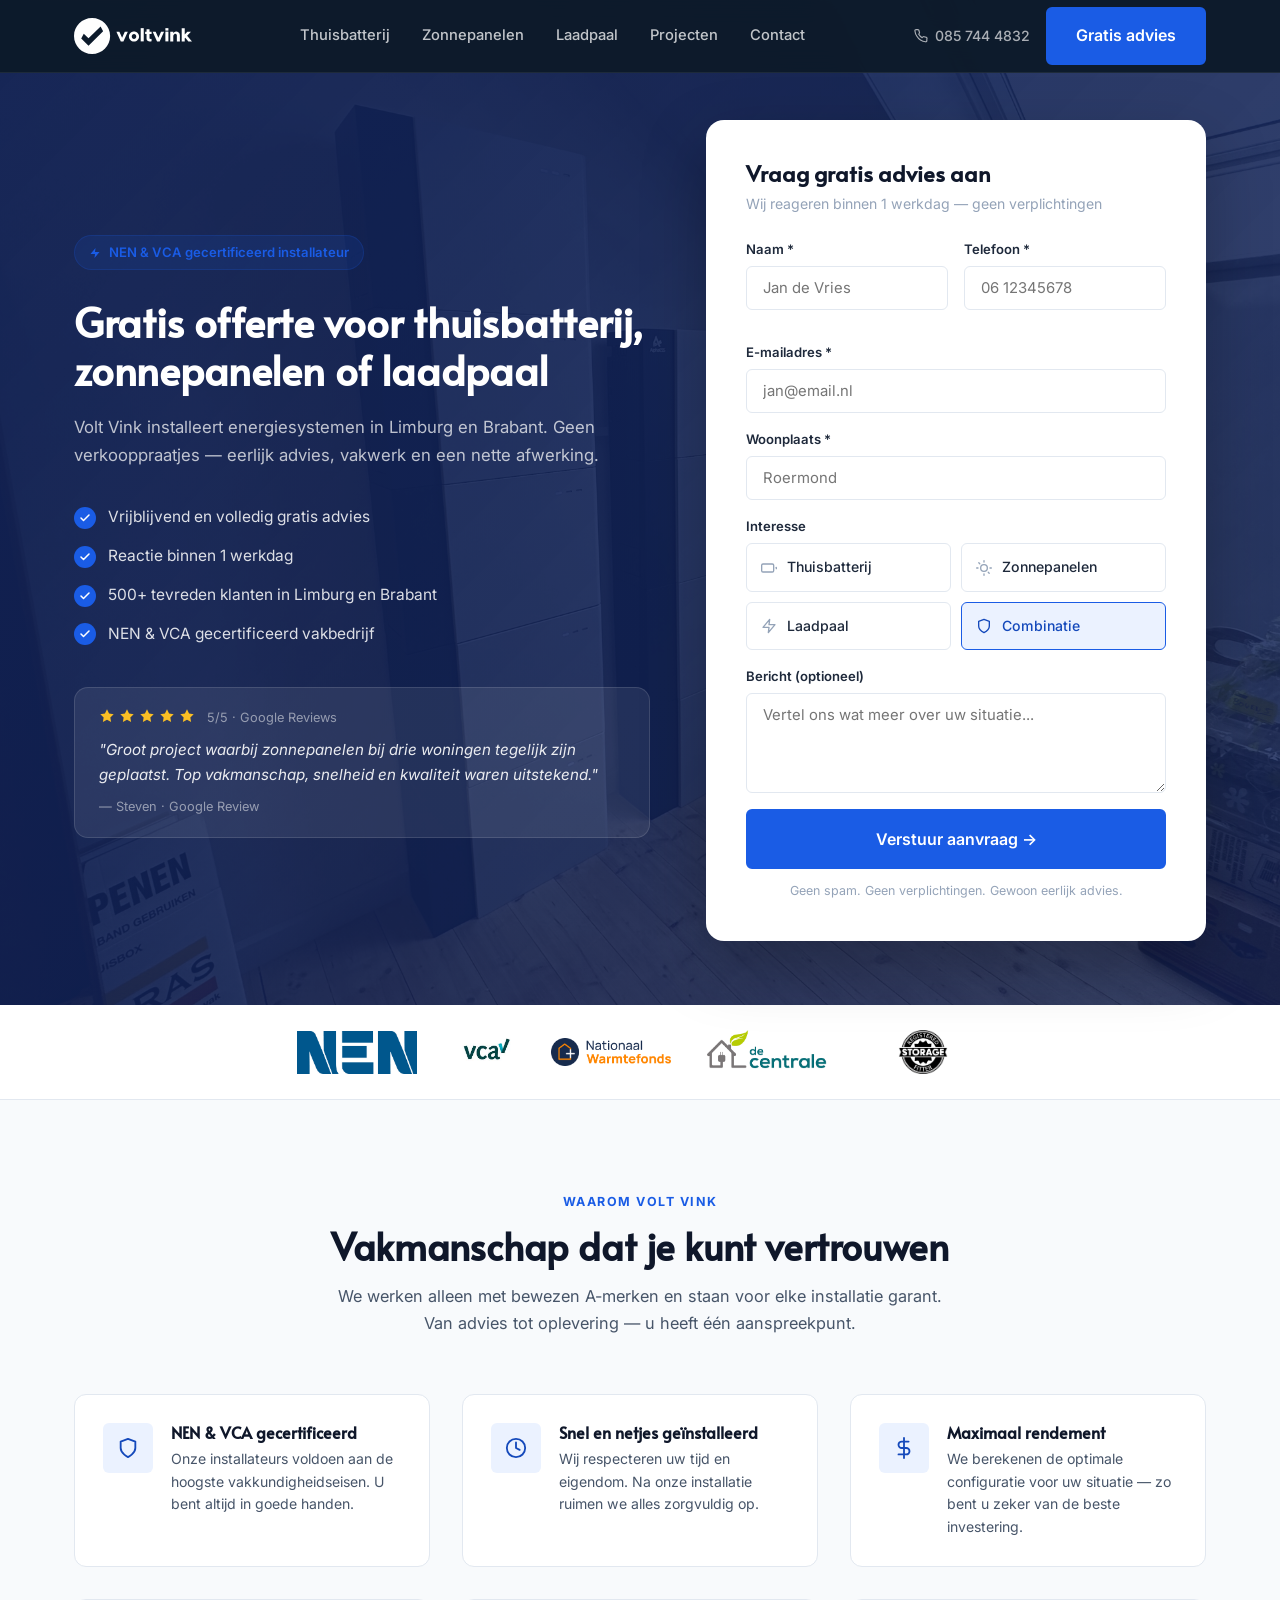
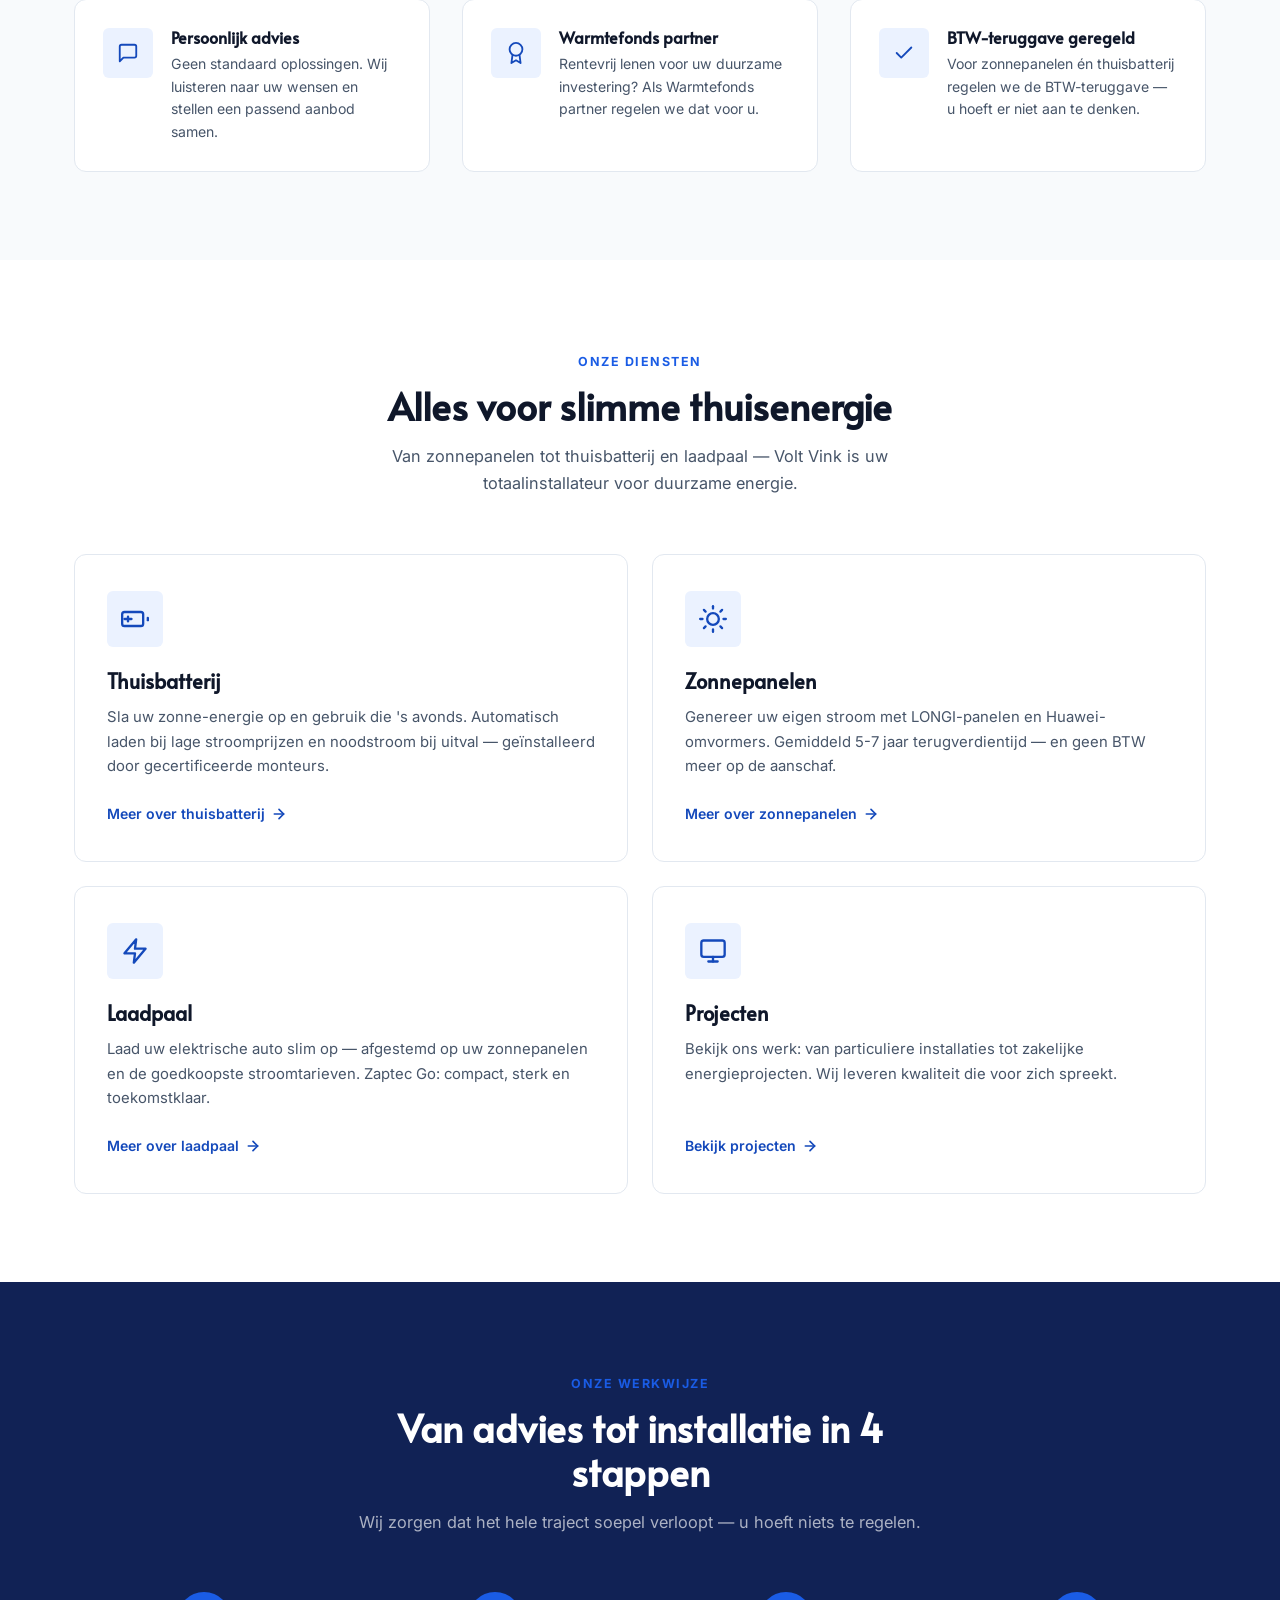
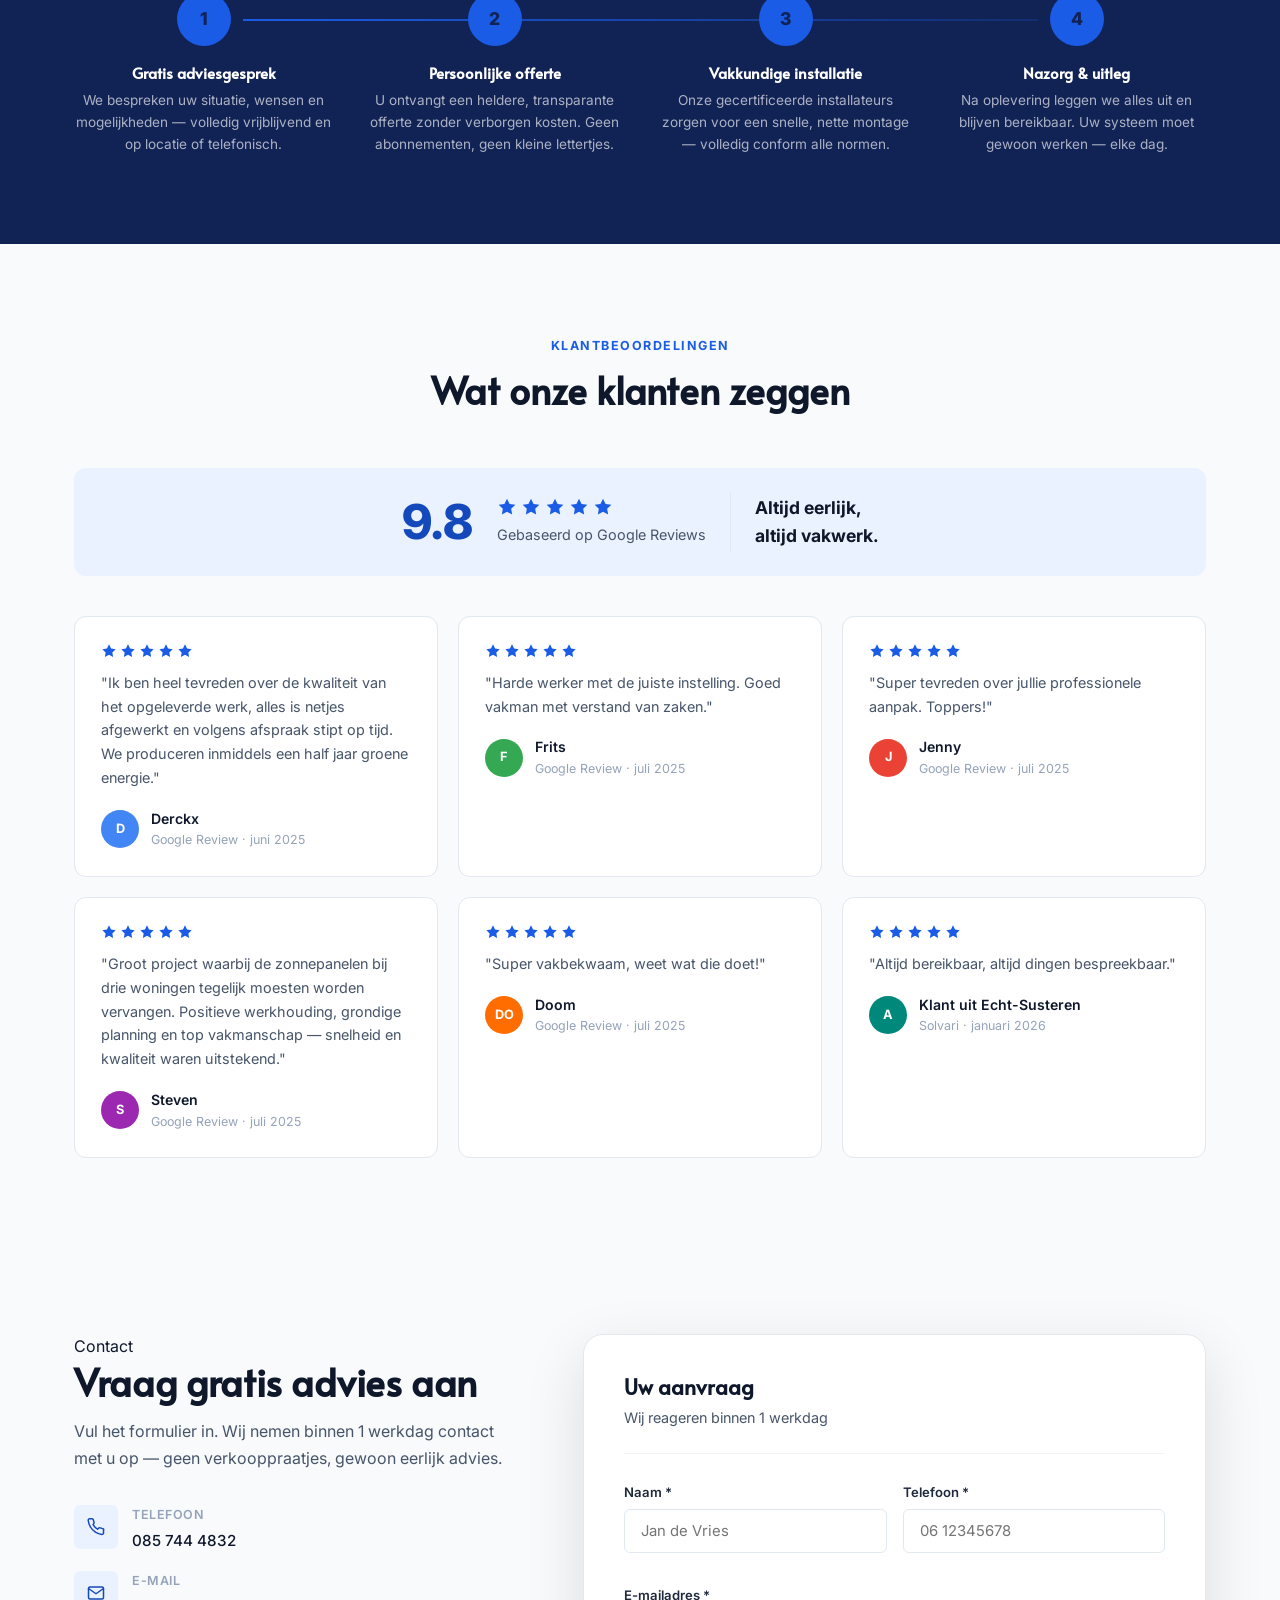
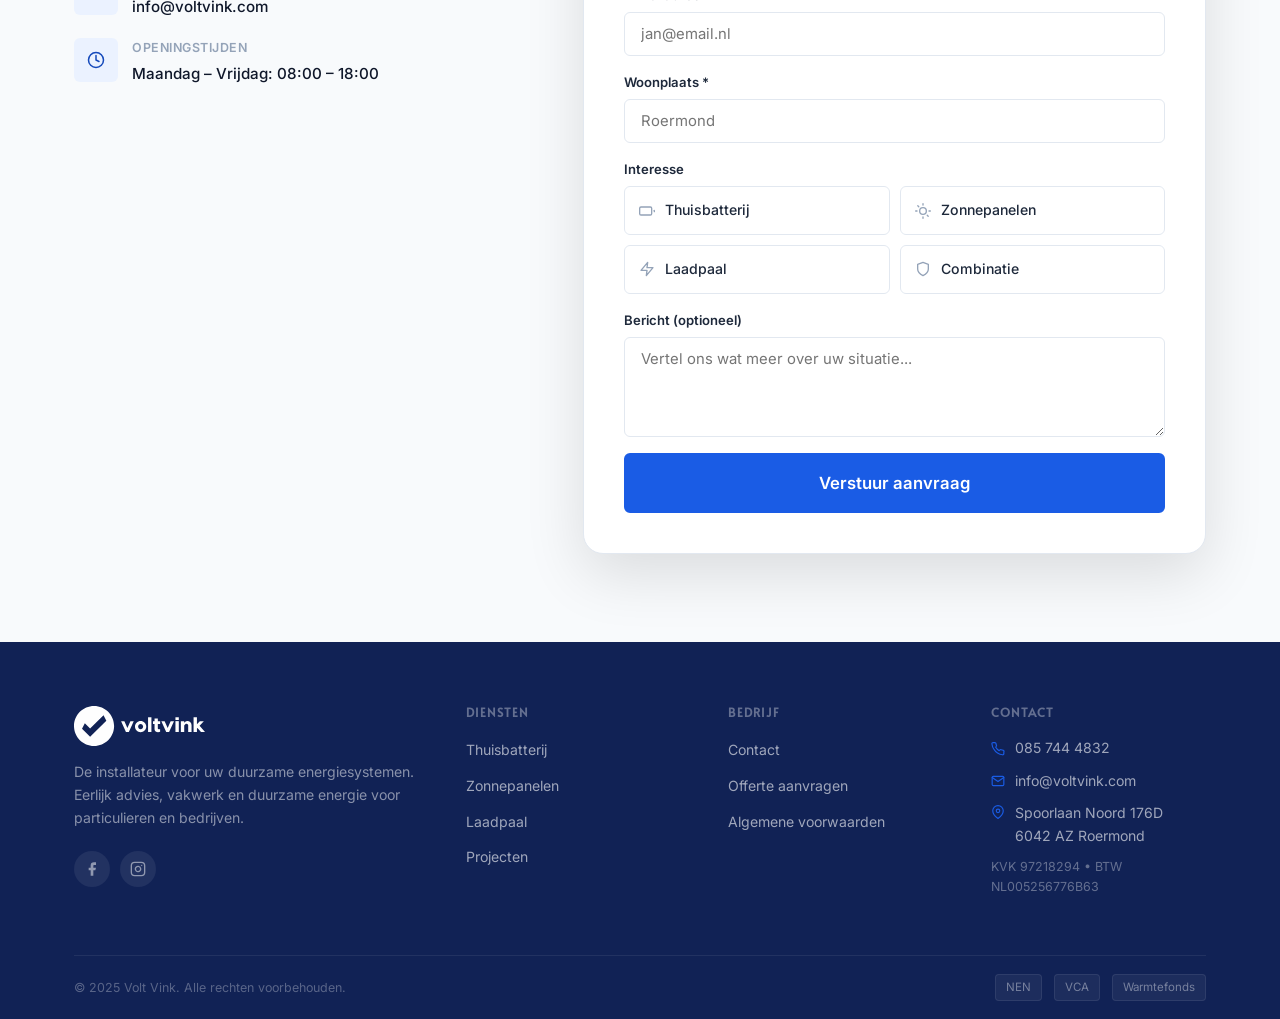
<file: index.html>
<!DOCTYPE html>
<html lang="nl">
<head>
  <meta charset="UTF-8">
  <meta name="viewport" content="width=device-width, initial-scale=1.0">
  <title>Volt Vink – Thuisbatterij, Zonnepanelen & Laadpaal in Roermond</title>
  <meta name="description" content="Volt Vink installeert thuisbatterijen, zonnepanelen en laadpalen. Eerlijk advies, vakwerk en een nette afwerking. NEN & VCA gecertificeerd. Gratis offerte.">
  <meta property="og:title" content="Volt Vink – Slimme energieoplossingen">
  <meta property="og:description" content="Professionele installatie van thuisbatterijen, zonnepanelen en laadpalen. Vraag gratis advies aan.">
  <meta property="og:url" content="https://voltvink.com">
  <meta property="og:type" content="website">
  <link rel="canonical" href="https://voltvink.com">
  <link rel="stylesheet" href="css/style.css">
  <link rel="preconnect" href="https://fonts.googleapis.com">
  <link rel="preconnect" href="https://fonts.gstatic.com" crossorigin>
  <link href="https://fonts.googleapis.com/css2?family=Alata&family=Inter:wght@400;500;600;700;800&display=swap" rel="stylesheet">

  <script type="application/ld+json">
  {
    "@context": "https://schema.org",
    "@type": "LocalBusiness",
    "name": "Volt Vink",
    "telephone": "+31085744482",
    "email": "info@voltvink.com",
    "address": {
      "@type": "PostalAddress",
      "streetAddress": "Spoorlaan Noord 176D",
      "addressLocality": "Roermond",
      "postalCode": "6042 AZ",
      "addressCountry": "NL"
    },
    "url": "https://voltvink.com"
  }
  </script>
</head>
<body>

<!-- ── Navigation ─────────────────────────────── -->
<nav class="nav" aria-label="Hoofdnavigatie">
  <div class="container">
    <div class="nav__inner">
      <a href="index.html" class="nav__logo"><img src="images/logo-wit.svg" alt="Volt Vink" height="40"></a>
      <div class="nav__links">
        <a href="thuisbatterij.html">Thuisbatterij</a>
        <a href="zonnepanelen.html">Zonnepanelen</a>
        <a href="laadpaal.html">Laadpaal</a>
        <a href="projecten.html">Projecten</a>
        <a href="contact.php">Contact</a>
      </div>
      <div class="nav__right">
        <a href="tel:+31085744482" class="nav__phone">
          <svg width="14" height="14" viewBox="0 0 24 24" fill="none" stroke="currentColor" stroke-width="2" stroke-linecap="round" stroke-linejoin="round"><path d="M22 16.92v3a2 2 0 0 1-2.18 2 19.79 19.79 0 0 1-8.63-3.07A19.5 19.5 0 0 1 4.69 12a19.79 19.79 0 0 1-3.07-8.67A2 2 0 0 1 3.6 1h3a2 2 0 0 1 2 1.72 12.84 12.84 0 0 0 .7 2.81 2 2 0 0 1-.45 2.11L8.09 8.91a16 16 0 0 0 6 6l1.27-1.27a2 2 0 0 1 2.11-.45 12.84 12.84 0 0 0 2.81.7A2 2 0 0 1 22 16.92z"/></svg>
          085 744 4832
        </a>
        <a href="contact.php" class="btn btn--primary">Gratis advies</a>
      </div>
      <button class="nav__hamburger" aria-label="Menu openen" aria-expanded="false">
        <span></span><span></span><span></span>
      </button>
    </div>
    <div class="nav__mobile" role="menu">
      <a href="thuisbatterij.html">Thuisbatterij</a>
      <a href="zonnepanelen.html">Zonnepanelen</a>
      <a href="laadpaal.html">Laadpaal</a>
      <a href="projecten.html">Projecten</a>
      <a href="contact.php">Contact</a>
      <a href="tel:+31085744482" style="color: var(--amber); border-bottom: none;">085 744 4832</a>
    </div>
  </div>
</nav>

<!-- ── Hero / Conversie ────────────────────────── -->
<section style="background:linear-gradient(135deg, rgba(17,34,85,0.97) 0%, rgba(17,34,85,0.82) 100%), url('images/hero-bg-1.jpg');background-size:cover;background-position:center;padding:120px 0 64px;min-height:calc(100vh - 80px);display:flex;align-items:flex-start;">
  <div class="container" style="width:100%;">
    <div class="hero__grid">

      <!-- Links: overtuiging -->
      <div style="padding-top:12px;">
        <div class="hero__label" style="margin-bottom:28px;display:inline-flex;">
          <svg width="12" height="12" viewBox="0 0 24 24" fill="currentColor"><polygon points="13 2 3 14 12 14 11 22 21 10 12 10 13 2"/></svg>
          NEN &amp; VCA gecertificeerd installateur
        </div>
        <h1 style="color:var(--white);font-size:2.5rem;line-height:1.2;margin-bottom:20px;">
          Gratis offerte voor thuisbatterij, zonnepanelen of laadpaal
        </h1>
        <p style="color:rgba(255,255,255,0.72);font-size:1.05rem;margin-bottom:36px;line-height:1.65;">
          Volt Vink installeert energiesystemen in Limburg en Brabant. Geen verkooppraatjes — eerlijk advies, vakwerk en een nette afwerking.
        </p>

        <!-- Trust bullets -->
        <div style="display:flex;flex-direction:column;gap:14px;margin-bottom:40px;">
          <div style="display:flex;align-items:center;gap:12px;color:rgba(255,255,255,0.85);font-size:0.97rem;">
            <span style="width:22px;height:22px;border-radius:50%;background:var(--amber);display:flex;align-items:center;justify-content:center;flex-shrink:0;">
              <svg width="12" height="12" viewBox="0 0 24 24" fill="none" stroke="white" stroke-width="3" stroke-linecap="round" stroke-linejoin="round"><polyline points="20 6 9 17 4 12"/></svg>
            </span>
            Vrijblijvend en volledig gratis advies
          </div>
          <div style="display:flex;align-items:center;gap:12px;color:rgba(255,255,255,0.85);font-size:0.97rem;">
            <span style="width:22px;height:22px;border-radius:50%;background:var(--amber);display:flex;align-items:center;justify-content:center;flex-shrink:0;">
              <svg width="12" height="12" viewBox="0 0 24 24" fill="none" stroke="white" stroke-width="3" stroke-linecap="round" stroke-linejoin="round"><polyline points="20 6 9 17 4 12"/></svg>
            </span>
            Reactie binnen 1 werkdag
          </div>
          <div style="display:flex;align-items:center;gap:12px;color:rgba(255,255,255,0.85);font-size:0.97rem;">
            <span style="width:22px;height:22px;border-radius:50%;background:var(--amber);display:flex;align-items:center;justify-content:center;flex-shrink:0;">
              <svg width="12" height="12" viewBox="0 0 24 24" fill="none" stroke="white" stroke-width="3" stroke-linecap="round" stroke-linejoin="round"><polyline points="20 6 9 17 4 12"/></svg>
            </span>
            500+ tevreden klanten in Limburg en Brabant
          </div>
          <div style="display:flex;align-items:center;gap:12px;color:rgba(255,255,255,0.85);font-size:0.97rem;">
            <span style="width:22px;height:22px;border-radius:50%;background:var(--amber);display:flex;align-items:center;justify-content:center;flex-shrink:0;">
              <svg width="12" height="12" viewBox="0 0 24 24" fill="none" stroke="white" stroke-width="3" stroke-linecap="round" stroke-linejoin="round"><polyline points="20 6 9 17 4 12"/></svg>
            </span>
            NEN &amp; VCA gecertificeerd vakbedrijf
          </div>
        </div>

        <!-- Review snippet -->
        <div style="background:rgba(255,255,255,0.08);border:1px solid rgba(255,255,255,0.12);border-radius:14px;padding:20px 24px;">
          <div style="display:flex;gap:4px;margin-bottom:10px;">
            <svg width="16" height="16" viewBox="0 0 24 24" fill="#FBBF24"><polygon points="12 2 15.09 8.26 22 9.27 17 14.14 18.18 21.02 12 17.77 5.82 21.02 7 14.14 2 9.27 8.91 8.26 12 2"/></svg>
            <svg width="16" height="16" viewBox="0 0 24 24" fill="#FBBF24"><polygon points="12 2 15.09 8.26 22 9.27 17 14.14 18.18 21.02 12 17.77 5.82 21.02 7 14.14 2 9.27 8.91 8.26 12 2"/></svg>
            <svg width="16" height="16" viewBox="0 0 24 24" fill="#FBBF24"><polygon points="12 2 15.09 8.26 22 9.27 17 14.14 18.18 21.02 12 17.77 5.82 21.02 7 14.14 2 9.27 8.91 8.26 12 2"/></svg>
            <svg width="16" height="16" viewBox="0 0 24 24" fill="#FBBF24"><polygon points="12 2 15.09 8.26 22 9.27 17 14.14 18.18 21.02 12 17.77 5.82 21.02 7 14.14 2 9.27 8.91 8.26 12 2"/></svg>
            <svg width="16" height="16" viewBox="0 0 24 24" fill="#FBBF24"><polygon points="12 2 15.09 8.26 22 9.27 17 14.14 18.18 21.02 12 17.77 5.82 21.02 7 14.14 2 9.27 8.91 8.26 12 2"/></svg>
            <span style="color:rgba(255,255,255,0.5);font-size:0.8rem;margin-left:8px;">5/5 · Google Reviews</span>
          </div>
          <p style="color:rgba(255,255,255,0.9);font-size:0.95rem;margin:0 0 10px;font-style:italic;">"Groot project waarbij zonnepanelen bij drie woningen tegelijk zijn geplaatst. Top vakmanschap, snelheid en kwaliteit waren uitstekend."</p>
          <div style="color:rgba(255,255,255,0.5);font-size:0.8rem;">— Steven · Google Review</div>
        </div>
      </div>

      <!-- Rechts: formulier -->
      <div style="background:var(--white);border-radius:18px;padding:40px;box-shadow:0 24px 64px rgba(0,0,0,0.25);">
        <div style="margin-bottom:24px;">
          <h2 style="font-size:1.4rem;margin-bottom:6px;">Vraag gratis advies aan</h2>
          <p style="font-size:0.88rem;color:var(--gray-400);margin:0;">Wij reageren binnen 1 werkdag — geen verplichtingen</p>
        </div>
        <form action="contact.php" method="POST">
          <div class="form__row">
            <div class="form__group">
              <label for="h-naam">Naam *</label>
              <input type="text" id="h-naam" name="naam" placeholder="Jan de Vries" required>
            </div>
            <div class="form__group">
              <label for="h-telefoon">Telefoon *</label>
              <input type="tel" id="h-telefoon" name="telefoon" placeholder="06 12345678" required>
            </div>
          </div>
          <div class="form__group">
            <label for="h-email">E-mailadres *</label>
            <input type="email" id="h-email" name="email" placeholder="jan@email.nl" required>
          </div>
          <div class="form__group">
            <label for="h-woonplaats">Woonplaats *</label>
            <input type="text" id="h-woonplaats" name="woonplaats" placeholder="Roermond" required>
          </div>
          <div class="form__group">
            <label>Interesse</label>
            <div class="interest-grid">
              <div class="interest-option">
                <input type="checkbox" id="hh-bat" name="interesse[]" value="Thuisbatterij">
                <label for="hh-bat">
                  <svg class="interest-option__icon" width="16" height="16" viewBox="0 0 24 24" fill="none" stroke="currentColor" stroke-width="2" stroke-linecap="round" stroke-linejoin="round"><rect x="1" y="6" width="18" height="12" rx="2"/><line x1="23" y1="13" x2="23" y2="11"/></svg>
                  Thuisbatterij
                </label>
              </div>
              <div class="interest-option">
                <input type="checkbox" id="hh-zon" name="interesse[]" value="Zonnepanelen">
                <label for="hh-zon">
                  <svg class="interest-option__icon" width="16" height="16" viewBox="0 0 24 24" fill="none" stroke="currentColor" stroke-width="2" stroke-linecap="round" stroke-linejoin="round"><circle cx="12" cy="12" r="5"/><line x1="12" y1="1" x2="12" y2="3"/><line x1="12" y1="21" x2="12" y2="23"/><line x1="4.22" y1="4.22" x2="5.64" y2="5.64"/><line x1="18.36" y1="18.36" x2="19.78" y2="19.78"/><line x1="1" y1="12" x2="3" y2="12"/><line x1="21" y1="12" x2="23" y2="12"/></svg>
                  Zonnepanelen
                </label>
              </div>
              <div class="interest-option">
                <input type="checkbox" id="hh-laad" name="interesse[]" value="Laadpaal">
                <label for="hh-laad">
                  <svg class="interest-option__icon" width="16" height="16" viewBox="0 0 24 24" fill="none" stroke="currentColor" stroke-width="2" stroke-linecap="round" stroke-linejoin="round"><polygon points="13 2 3 14 12 14 11 22 21 10 12 10 13 2"/></svg>
                  Laadpaal
                </label>
              </div>
              <div class="interest-option">
                <input type="checkbox" id="hh-comb" name="interesse[]" value="Combinatie" checked>
                <label for="hh-comb">
                  <svg class="interest-option__icon" width="16" height="16" viewBox="0 0 24 24" fill="none" stroke="currentColor" stroke-width="2" stroke-linecap="round" stroke-linejoin="round"><path d="M12 22s8-4 8-10V5l-8-3-8 3v7c0 6 8 10 8 10z"/></svg>
                  Combinatie
                </label>
              </div>
            </div>
          </div>
          <div class="form__group">
            <label for="h-opmerking">Bericht (optioneel)</label>
            <textarea id="h-opmerking" name="opmerking" rows="2" placeholder="Vertel ons wat meer over uw situatie..."></textarea>
          </div>
          <button type="submit" class="btn btn--primary btn--full btn--lg" style="font-size:1rem;">
            Verstuur aanvraag →
          </button>
          <p style="text-align:center;font-size:0.78rem;color:var(--gray-400);margin-top:12px;margin-bottom:0;">
            Geen spam. Geen verplichtingen. Gewoon eerlijk advies.
          </p>
        </form>
      </div>

    </div>
  </div>
</section>

<!-- ── Trust bar ──────────────────────────────── -->
<div class="trust-bar">
  <div class="container">
    <div class="trust-bar__inner">
      <img src="images/nen.jpg" alt="NEN gecertificeerd">
      <img src="images/vca.jpg" alt="VCA geregistreerd" style="height:62px;width:auto;">
      <img src="images/warmtefonds.png" alt="Warmtefonds partner">
      <img src="images/btw-teruggave.png" alt="BTW-teruggave mogelijk">
      <img src="images/badge-storage-fitter.png" alt="Registered Storage Fitter">
    </div>
  </div>
</div>

<!-- ── USPs ───────────────────────────────────── -->
<section class="section section--gray">
  <div class="container">
    <div class="section__header">
      <span class="label">Waarom Volt Vink</span>
      <h2>Vakmanschap dat je kunt vertrouwen</h2>
      <p>We werken alleen met bewezen A-merken en staan voor elke installatie garant. Van advies tot oplevering — u heeft één aanspreekpunt.</p>
    </div>
    <div class="usps-grid">
      <div class="usp">
        <div class="usp__icon">
          <svg width="22" height="22" viewBox="0 0 24 24" fill="none" stroke="currentColor" stroke-width="2" stroke-linecap="round" stroke-linejoin="round"><path d="M12 22s8-4 8-10V5l-8-3-8 3v7c0 6 8 10 8 10z"/></svg>
        </div>
        <div>
          <h3>NEN & VCA gecertificeerd</h3>
          <p>Onze installateurs voldoen aan de hoogste vakkundigheidseisen. U bent altijd in goede handen.</p>
        </div>
      </div>
      <div class="usp">
        <div class="usp__icon">
          <svg width="22" height="22" viewBox="0 0 24 24" fill="none" stroke="currentColor" stroke-width="2" stroke-linecap="round" stroke-linejoin="round"><circle cx="12" cy="12" r="10"/><polyline points="12 6 12 12 16 14"/></svg>
        </div>
        <div>
          <h3>Snel en netjes geïnstalleerd</h3>
          <p>Wij respecteren uw tijd en eigendom. Na onze installatie ruimen we alles zorgvuldig op.</p>
        </div>
      </div>
      <div class="usp">
        <div class="usp__icon">
          <svg width="22" height="22" viewBox="0 0 24 24" fill="none" stroke="currentColor" stroke-width="2" stroke-linecap="round" stroke-linejoin="round"><line x1="12" y1="1" x2="12" y2="23"/><path d="M17 5H9.5a3.5 3.5 0 0 0 0 7h5a3.5 3.5 0 0 1 0 7H6"/></svg>
        </div>
        <div>
          <h3>Maximaal rendement</h3>
          <p>We berekenen de optimale configuratie voor uw situatie — zo bent u zeker van de beste investering.</p>
        </div>
      </div>
      <div class="usp">
        <div class="usp__icon">
          <svg width="22" height="22" viewBox="0 0 24 24" fill="none" stroke="currentColor" stroke-width="2" stroke-linecap="round" stroke-linejoin="round"><path d="M21 15a2 2 0 0 1-2 2H7l-4 4V5a2 2 0 0 1 2-2h14a2 2 0 0 1 2 2z"/></svg>
        </div>
        <div>
          <h3>Persoonlijk advies</h3>
          <p>Geen standaard oplossingen. Wij luisteren naar uw wensen en stellen een passend aanbod samen.</p>
        </div>
      </div>
      <div class="usp">
        <div class="usp__icon">
          <svg width="22" height="22" viewBox="0 0 24 24" fill="none" stroke="currentColor" stroke-width="2" stroke-linecap="round" stroke-linejoin="round"><circle cx="12" cy="8" r="7"/><polyline points="8.21 13.89 7 23 12 20 17 23 15.79 13.88"/></svg>
        </div>
        <div>
          <h3>Warmtefonds partner</h3>
          <p>Rentevrij lenen voor uw duurzame investering? Als Warmtefonds partner regelen we dat voor u.</p>
        </div>
      </div>
      <div class="usp">
        <div class="usp__icon">
          <svg width="22" height="22" viewBox="0 0 24 24" fill="none" stroke="currentColor" stroke-width="2" stroke-linecap="round" stroke-linejoin="round"><polyline points="20 6 9 17 4 12"/></svg>
        </div>
        <div>
          <h3>BTW-teruggave geregeld</h3>
          <p>Voor zonnepanelen én thuisbatterij regelen we de BTW-teruggave — u hoeft er niet aan te denken.</p>
        </div>
      </div>
    </div>
  </div>
</section>

<!-- ── Diensten ────────────────────────────────── -->
<section class="section">
  <div class="container">
    <div class="section__header">
      <span class="label">Onze diensten</span>
      <h2>Alles voor slimme thuisenergie</h2>
      <p>Van zonnepanelen tot thuisbatterij en laadpaal — Volt Vink is uw totaalinstallateur voor duurzame energie.</p>
    </div>
    <div class="services-grid">
      <a href="thuisbatterij.html" class="service-card">
        <div class="service-card__icon">
          <svg width="28" height="28" viewBox="0 0 24 24" fill="none" stroke="currentColor" stroke-width="2" stroke-linecap="round" stroke-linejoin="round"><rect x="1" y="6" width="18" height="12" rx="2"/><line x1="23" y1="13" x2="23" y2="11"/><line x1="6" y1="10" x2="6" y2="14"/><line x1="9" y1="12" x2="3" y2="12"/></svg>
        </div>
        <h3>Thuisbatterij</h3>
        <p>Sla uw zonne-energie op en gebruik die 's avonds. Automatisch laden bij lage stroomprijzen en noodstroom bij uitval — geïnstalleerd door gecertificeerde monteurs.</p>
        <span class="service-card__link">Meer over thuisbatterij <svg width="16" height="16" viewBox="0 0 24 24" fill="none" stroke="currentColor" stroke-width="2.5" stroke-linecap="round" stroke-linejoin="round"><line x1="5" y1="12" x2="19" y2="12"/><polyline points="12 5 19 12 12 19"/></svg></span>
      </a>
      <a href="zonnepanelen.html" class="service-card">
        <div class="service-card__icon">
          <svg width="28" height="28" viewBox="0 0 24 24" fill="none" stroke="currentColor" stroke-width="2" stroke-linecap="round" stroke-linejoin="round"><circle cx="12" cy="12" r="5"/><line x1="12" y1="1" x2="12" y2="3"/><line x1="12" y1="21" x2="12" y2="23"/><line x1="4.22" y1="4.22" x2="5.64" y2="5.64"/><line x1="18.36" y1="18.36" x2="19.78" y2="19.78"/><line x1="1" y1="12" x2="3" y2="12"/><line x1="21" y1="12" x2="23" y2="12"/><line x1="4.22" y1="19.78" x2="5.64" y2="18.36"/><line x1="18.36" y1="5.64" x2="19.78" y2="4.22"/></svg>
        </div>
        <h3>Zonnepanelen</h3>
        <p>Genereer uw eigen stroom met LONGI-panelen en Huawei-omvormers. Gemiddeld 5-7 jaar terugverdientijd — en geen BTW meer op de aanschaf.</p>
        <span class="service-card__link">Meer over zonnepanelen <svg width="16" height="16" viewBox="0 0 24 24" fill="none" stroke="currentColor" stroke-width="2.5" stroke-linecap="round" stroke-linejoin="round"><line x1="5" y1="12" x2="19" y2="12"/><polyline points="12 5 19 12 12 19"/></svg></span>
      </a>
      <a href="laadpaal.html" class="service-card">
        <div class="service-card__icon">
          <svg width="28" height="28" viewBox="0 0 24 24" fill="none" stroke="currentColor" stroke-width="2" stroke-linecap="round" stroke-linejoin="round"><polygon points="13 2 3 14 12 14 11 22 21 10 12 10 13 2"/></svg>
        </div>
        <h3>Laadpaal</h3>
        <p>Laad uw elektrische auto slim op — afgestemd op uw zonnepanelen en de goedkoopste stroomtarieven. Zaptec Go: compact, sterk en toekomstklaar.</p>
        <span class="service-card__link">Meer over laadpaal <svg width="16" height="16" viewBox="0 0 24 24" fill="none" stroke="currentColor" stroke-width="2.5" stroke-linecap="round" stroke-linejoin="round"><line x1="5" y1="12" x2="19" y2="12"/><polyline points="12 5 19 12 12 19"/></svg></span>
      </a>
      <a href="projecten.html" class="service-card">
        <div class="service-card__icon">
          <svg width="28" height="28" viewBox="0 0 24 24" fill="none" stroke="currentColor" stroke-width="2" stroke-linecap="round" stroke-linejoin="round"><rect x="2" y="3" width="20" height="14" rx="2"/><line x1="8" y1="21" x2="16" y2="21"/><line x1="12" y1="17" x2="12" y2="21"/></svg>
        </div>
        <h3>Projecten</h3>
        <p>Bekijk ons werk: van particuliere installaties tot zakelijke energieprojecten. Wij leveren kwaliteit die voor zich spreekt.</p>
        <span class="service-card__link">Bekijk projecten <svg width="16" height="16" viewBox="0 0 24 24" fill="none" stroke="currentColor" stroke-width="2.5" stroke-linecap="round" stroke-linejoin="round"><line x1="5" y1="12" x2="19" y2="12"/><polyline points="12 5 19 12 12 19"/></svg></span>
      </a>
    </div>
  </div>
</section>

<!-- ── Werkwijze ───────────────────────────────── -->
<section class="section section--dark">
  <div class="container">
    <div class="section__header">
      <span class="label">Onze werkwijze</span>
      <h2>Van advies tot installatie in 4 stappen</h2>
      <p>Wij zorgen dat het hele traject soepel verloopt — u hoeft niets te regelen.</p>
    </div>
    <div class="process-grid">
      <div class="process-step">
        <div class="process-step__num">1</div>
        <h3>Gratis adviesgesprek</h3>
        <p>We bespreken uw situatie, wensen en mogelijkheden — volledig vrijblijvend en op locatie of telefonisch.</p>
      </div>
      <div class="process-step">
        <div class="process-step__num">2</div>
        <h3>Persoonlijke offerte</h3>
        <p>U ontvangt een heldere, transparante offerte zonder verborgen kosten. Geen abonnementen, geen kleine lettertjes.</p>
      </div>
      <div class="process-step">
        <div class="process-step__num">3</div>
        <h3>Vakkundige installatie</h3>
        <p>Onze gecertificeerde installateurs zorgen voor een snelle, nette montage — volledig conform alle normen.</p>
      </div>
      <div class="process-step">
        <div class="process-step__num">4</div>
        <h3>Nazorg &amp; uitleg</h3>
        <p>Na oplevering leggen we alles uit en blijven bereikbaar. Uw systeem moet gewoon werken — elke dag.</p>
      </div>
    </div>
  </div>
</section>

<!-- ── Reviews ────────────────────────────────── -->
<section class="section section--gray">
  <div class="container">
    <div class="section__header">
      <span class="label">Klantbeoordelingen</span>
      <h2>Wat onze klanten zeggen</h2>
    </div>
    <div class="reviews-score">
      <div class="reviews-score__num">9.8</div>
      <div>
        <div class="reviews-score__stars">
          <svg width="20" height="20" viewBox="0 0 24 24" fill="currentColor"><polygon points="12 2 15.09 8.26 22 9.27 17 14.14 18.18 21.02 12 17.77 5.82 21.02 7 14.14 2 9.27 8.91 8.26 12 2"/></svg>
          <svg width="20" height="20" viewBox="0 0 24 24" fill="currentColor"><polygon points="12 2 15.09 8.26 22 9.27 17 14.14 18.18 21.02 12 17.77 5.82 21.02 7 14.14 2 9.27 8.91 8.26 12 2"/></svg>
          <svg width="20" height="20" viewBox="0 0 24 24" fill="currentColor"><polygon points="12 2 15.09 8.26 22 9.27 17 14.14 18.18 21.02 12 17.77 5.82 21.02 7 14.14 2 9.27 8.91 8.26 12 2"/></svg>
          <svg width="20" height="20" viewBox="0 0 24 24" fill="currentColor"><polygon points="12 2 15.09 8.26 22 9.27 17 14.14 18.18 21.02 12 17.77 5.82 21.02 7 14.14 2 9.27 8.91 8.26 12 2"/></svg>
          <svg width="20" height="20" viewBox="0 0 24 24" fill="currentColor"><polygon points="12 2 15.09 8.26 22 9.27 17 14.14 18.18 21.02 12 17.77 5.82 21.02 7 14.14 2 9.27 8.91 8.26 12 2"/></svg>
        </div>
        <div class="reviews-score__label">Gebaseerd op Google Reviews</div>
      </div>
      <div class="reviews-score__divider"></div>
      <div>
        <strong style="color:var(--text);font-size:1.1rem;">Altijd eerlijk,<br>altijd vakwerk.</strong>
      </div>
    </div>
    <div class="reviews-grid">
      <div class="review-card">
        <div class="review-card__stars">
          <svg width="16" height="16" viewBox="0 0 24 24" fill="currentColor"><polygon points="12 2 15.09 8.26 22 9.27 17 14.14 18.18 21.02 12 17.77 5.82 21.02 7 14.14 2 9.27 8.91 8.26 12 2"/></svg><svg width="16" height="16" viewBox="0 0 24 24" fill="currentColor"><polygon points="12 2 15.09 8.26 22 9.27 17 14.14 18.18 21.02 12 17.77 5.82 21.02 7 14.14 2 9.27 8.91 8.26 12 2"/></svg><svg width="16" height="16" viewBox="0 0 24 24" fill="currentColor"><polygon points="12 2 15.09 8.26 22 9.27 17 14.14 18.18 21.02 12 17.77 5.82 21.02 7 14.14 2 9.27 8.91 8.26 12 2"/></svg><svg width="16" height="16" viewBox="0 0 24 24" fill="currentColor"><polygon points="12 2 15.09 8.26 22 9.27 17 14.14 18.18 21.02 12 17.77 5.82 21.02 7 14.14 2 9.27 8.91 8.26 12 2"/></svg><svg width="16" height="16" viewBox="0 0 24 24" fill="currentColor"><polygon points="12 2 15.09 8.26 22 9.27 17 14.14 18.18 21.02 12 17.77 5.82 21.02 7 14.14 2 9.27 8.91 8.26 12 2"/></svg>
        </div>
        <p class="review-card__text">"Ik ben heel tevreden over de kwaliteit van het opgeleverde werk, alles is netjes afgewerkt en volgens afspraak stipt op tijd. We produceren inmiddels een half jaar groene energie."</p>
        <div class="review-card__author">
          <div class="review-card__avatar" style="background:#4285F4;">D</div>
          <div>
            <div class="review-card__name">Derckx</div>
            <div class="review-card__source">Google Review · juni 2025</div>
          </div>
        </div>
      </div>
      <div class="review-card">
        <div class="review-card__stars">
          <svg width="16" height="16" viewBox="0 0 24 24" fill="currentColor"><polygon points="12 2 15.09 8.26 22 9.27 17 14.14 18.18 21.02 12 17.77 5.82 21.02 7 14.14 2 9.27 8.91 8.26 12 2"/></svg><svg width="16" height="16" viewBox="0 0 24 24" fill="currentColor"><polygon points="12 2 15.09 8.26 22 9.27 17 14.14 18.18 21.02 12 17.77 5.82 21.02 7 14.14 2 9.27 8.91 8.26 12 2"/></svg><svg width="16" height="16" viewBox="0 0 24 24" fill="currentColor"><polygon points="12 2 15.09 8.26 22 9.27 17 14.14 18.18 21.02 12 17.77 5.82 21.02 7 14.14 2 9.27 8.91 8.26 12 2"/></svg><svg width="16" height="16" viewBox="0 0 24 24" fill="currentColor"><polygon points="12 2 15.09 8.26 22 9.27 17 14.14 18.18 21.02 12 17.77 5.82 21.02 7 14.14 2 9.27 8.91 8.26 12 2"/></svg><svg width="16" height="16" viewBox="0 0 24 24" fill="currentColor"><polygon points="12 2 15.09 8.26 22 9.27 17 14.14 18.18 21.02 12 17.77 5.82 21.02 7 14.14 2 9.27 8.91 8.26 12 2"/></svg>
        </div>
        <p class="review-card__text">"Harde werker met de juiste instelling. Goed vakman met verstand van zaken."</p>
        <div class="review-card__author">
          <div class="review-card__avatar" style="background:#34A853;">F</div>
          <div>
            <div class="review-card__name">Frits</div>
            <div class="review-card__source">Google Review · juli 2025</div>
          </div>
        </div>
      </div>
      <div class="review-card">
        <div class="review-card__stars">
          <svg width="16" height="16" viewBox="0 0 24 24" fill="currentColor"><polygon points="12 2 15.09 8.26 22 9.27 17 14.14 18.18 21.02 12 17.77 5.82 21.02 7 14.14 2 9.27 8.91 8.26 12 2"/></svg><svg width="16" height="16" viewBox="0 0 24 24" fill="currentColor"><polygon points="12 2 15.09 8.26 22 9.27 17 14.14 18.18 21.02 12 17.77 5.82 21.02 7 14.14 2 9.27 8.91 8.26 12 2"/></svg><svg width="16" height="16" viewBox="0 0 24 24" fill="currentColor"><polygon points="12 2 15.09 8.26 22 9.27 17 14.14 18.18 21.02 12 17.77 5.82 21.02 7 14.14 2 9.27 8.91 8.26 12 2"/></svg><svg width="16" height="16" viewBox="0 0 24 24" fill="currentColor"><polygon points="12 2 15.09 8.26 22 9.27 17 14.14 18.18 21.02 12 17.77 5.82 21.02 7 14.14 2 9.27 8.91 8.26 12 2"/></svg><svg width="16" height="16" viewBox="0 0 24 24" fill="currentColor"><polygon points="12 2 15.09 8.26 22 9.27 17 14.14 18.18 21.02 12 17.77 5.82 21.02 7 14.14 2 9.27 8.91 8.26 12 2"/></svg>
        </div>
        <p class="review-card__text">"Super tevreden over jullie professionele aanpak. Toppers!"</p>
        <div class="review-card__author">
          <div class="review-card__avatar" style="background:#EA4335;">J</div>
          <div>
            <div class="review-card__name">Jenny</div>
            <div class="review-card__source">Google Review · juli 2025</div>
          </div>
        </div>
      </div>
      <div class="review-card">
        <div class="review-card__stars">
          <svg width="16" height="16" viewBox="0 0 24 24" fill="currentColor"><polygon points="12 2 15.09 8.26 22 9.27 17 14.14 18.18 21.02 12 17.77 5.82 21.02 7 14.14 2 9.27 8.91 8.26 12 2"/></svg><svg width="16" height="16" viewBox="0 0 24 24" fill="currentColor"><polygon points="12 2 15.09 8.26 22 9.27 17 14.14 18.18 21.02 12 17.77 5.82 21.02 7 14.14 2 9.27 8.91 8.26 12 2"/></svg><svg width="16" height="16" viewBox="0 0 24 24" fill="currentColor"><polygon points="12 2 15.09 8.26 22 9.27 17 14.14 18.18 21.02 12 17.77 5.82 21.02 7 14.14 2 9.27 8.91 8.26 12 2"/></svg><svg width="16" height="16" viewBox="0 0 24 24" fill="currentColor"><polygon points="12 2 15.09 8.26 22 9.27 17 14.14 18.18 21.02 12 17.77 5.82 21.02 7 14.14 2 9.27 8.91 8.26 12 2"/></svg><svg width="16" height="16" viewBox="0 0 24 24" fill="currentColor"><polygon points="12 2 15.09 8.26 22 9.27 17 14.14 18.18 21.02 12 17.77 5.82 21.02 7 14.14 2 9.27 8.91 8.26 12 2"/></svg>
        </div>
        <p class="review-card__text">"Groot project waarbij de zonnepanelen bij drie woningen tegelijk moesten worden vervangen. Positieve werkhouding, grondige planning en top vakmanschap — snelheid en kwaliteit waren uitstekend."</p>
        <div class="review-card__author">
          <div class="review-card__avatar" style="background:#9C27B0;">S</div>
          <div>
            <div class="review-card__name">Steven</div>
            <div class="review-card__source">Google Review · juli 2025</div>
          </div>
        </div>
      </div>
      <div class="review-card">
        <div class="review-card__stars">
          <svg width="16" height="16" viewBox="0 0 24 24" fill="currentColor"><polygon points="12 2 15.09 8.26 22 9.27 17 14.14 18.18 21.02 12 17.77 5.82 21.02 7 14.14 2 9.27 8.91 8.26 12 2"/></svg><svg width="16" height="16" viewBox="0 0 24 24" fill="currentColor"><polygon points="12 2 15.09 8.26 22 9.27 17 14.14 18.18 21.02 12 17.77 5.82 21.02 7 14.14 2 9.27 8.91 8.26 12 2"/></svg><svg width="16" height="16" viewBox="0 0 24 24" fill="currentColor"><polygon points="12 2 15.09 8.26 22 9.27 17 14.14 18.18 21.02 12 17.77 5.82 21.02 7 14.14 2 9.27 8.91 8.26 12 2"/></svg><svg width="16" height="16" viewBox="0 0 24 24" fill="currentColor"><polygon points="12 2 15.09 8.26 22 9.27 17 14.14 18.18 21.02 12 17.77 5.82 21.02 7 14.14 2 9.27 8.91 8.26 12 2"/></svg><svg width="16" height="16" viewBox="0 0 24 24" fill="currentColor"><polygon points="12 2 15.09 8.26 22 9.27 17 14.14 18.18 21.02 12 17.77 5.82 21.02 7 14.14 2 9.27 8.91 8.26 12 2"/></svg>
        </div>
        <p class="review-card__text">"Super vakbekwaam, weet wat die doet!"</p>
        <div class="review-card__author">
          <div class="review-card__avatar" style="background:#FF6D00;">DO</div>
          <div>
            <div class="review-card__name">Doom</div>
            <div class="review-card__source">Google Review · juli 2025</div>
          </div>
        </div>
      </div>
      <div class="review-card">
        <div class="review-card__stars">
          <svg width="16" height="16" viewBox="0 0 24 24" fill="currentColor"><polygon points="12 2 15.09 8.26 22 9.27 17 14.14 18.18 21.02 12 17.77 5.82 21.02 7 14.14 2 9.27 8.91 8.26 12 2"/></svg><svg width="16" height="16" viewBox="0 0 24 24" fill="currentColor"><polygon points="12 2 15.09 8.26 22 9.27 17 14.14 18.18 21.02 12 17.77 5.82 21.02 7 14.14 2 9.27 8.91 8.26 12 2"/></svg><svg width="16" height="16" viewBox="0 0 24 24" fill="currentColor"><polygon points="12 2 15.09 8.26 22 9.27 17 14.14 18.18 21.02 12 17.77 5.82 21.02 7 14.14 2 9.27 8.91 8.26 12 2"/></svg><svg width="16" height="16" viewBox="0 0 24 24" fill="currentColor"><polygon points="12 2 15.09 8.26 22 9.27 17 14.14 18.18 21.02 12 17.77 5.82 21.02 7 14.14 2 9.27 8.91 8.26 12 2"/></svg><svg width="16" height="16" viewBox="0 0 24 24" fill="currentColor"><polygon points="12 2 15.09 8.26 22 9.27 17 14.14 18.18 21.02 12 17.77 5.82 21.02 7 14.14 2 9.27 8.91 8.26 12 2"/></svg>
        </div>
        <p class="review-card__text">"Altijd bereikbaar, altijd dingen bespreekbaar."</p>
        <div class="review-card__author">
          <div class="review-card__avatar" style="background:#00897B;">A</div>
          <div>
            <div class="review-card__name">Klant uit Echt-Susteren</div>
            <div class="review-card__source">Solvari · januari 2026</div>
          </div>
        </div>
      </div>
    </div>
  </div>
</section>

<!-- ── CTA banner ──────────────────────────────── -->
<section class="section section--gray" id="contact">
  <div class="container">
    <div class="contact-grid">

      <div class="contact-info">
        <span class="label">Contact</span>
        <h2>Vraag gratis advies aan</h2>
        <p>Vul het formulier in. Wij nemen binnen 1 werkdag contact met u op — geen verkooppraatjes, gewoon eerlijk advies.</p>
        <div class="contact-info__items">
          <div class="contact-info__item">
            <div class="contact-info__icon">
              <svg width="18" height="18" viewBox="0 0 24 24" fill="none" stroke="currentColor" stroke-width="2" stroke-linecap="round" stroke-linejoin="round"><path d="M22 16.92v3a2 2 0 0 1-2.18 2 19.79 19.79 0 0 1-8.63-3.07A19.5 19.5 0 0 1 4.69 12a19.79 19.79 0 0 1-3.07-8.67A2 2 0 0 1 3.6 1h3a2 2 0 0 1 2 1.72c.127.96.361 1.903.7 2.81a2 2 0 0 1-.45 2.11L8.09 8.91a16 16 0 0 0 6 6l1.27-1.27a2 2 0 0 1 2.11-.45c.907.339 1.85.573 2.81.7A2 2 0 0 1 22 16.92z"/></svg>
            </div>
            <div class="contact-info__text">
              <strong>Telefoon</strong>
              <a href="tel:+31085744482">085 744 4832</a>
            </div>
          </div>
          <div class="contact-info__item">
            <div class="contact-info__icon">
              <svg width="18" height="18" viewBox="0 0 24 24" fill="none" stroke="currentColor" stroke-width="2" stroke-linecap="round" stroke-linejoin="round"><path d="M4 4h16c1.1 0 2 .9 2 2v12c0 1.1-.9 2-2 2H4c-1.1 0-2-.9-2-2V6c0-1.1.9-2 2-2z"/><polyline points="22,6 12,13 2,6"/></svg>
            </div>
            <div class="contact-info__text">
              <strong>E-mail</strong>
              <a href="mailto:info@voltvink.com">info@voltvink.com</a>
            </div>
          </div>
          <div class="contact-info__item">
            <div class="contact-info__icon">
              <svg width="18" height="18" viewBox="0 0 24 24" fill="none" stroke="currentColor" stroke-width="2" stroke-linecap="round" stroke-linejoin="round"><circle cx="12" cy="12" r="10"/><polyline points="12 6 12 12 16 14"/></svg>
            </div>
            <div class="contact-info__text">
              <strong>Openingstijden</strong>
              <span>Maandag – Vrijdag: 08:00 – 18:00</span>
            </div>
          </div>
        </div>
      </div>

      <form class="form" action="contact.php" method="POST">
        <div class="form__header">
          <h3>Uw aanvraag</h3>
          <p>Wij reageren binnen 1 werkdag</p>
        </div>
        <div class="form__row">
          <div class="form__group">
            <label for="naam">Naam *</label>
            <input type="text" id="naam" name="naam" placeholder="Jan de Vries" required>
          </div>
          <div class="form__group">
            <label for="telefoon">Telefoon *</label>
            <input type="tel" id="telefoon" name="telefoon" placeholder="06 12345678" required>
          </div>
        </div>
        <div class="form__group">
          <label for="email">E-mailadres *</label>
          <input type="email" id="email" name="email" placeholder="jan@email.nl" required>
        </div>
        <div class="form__group">
          <label for="woonplaats">Woonplaats *</label>
          <input type="text" id="woonplaats" name="woonplaats" placeholder="Roermond" required>
        </div>
        <div class="form__group">
          <label>Interesse</label>
          <div class="interest-grid">
            <div class="interest-option">
              <input type="checkbox" id="h-bat" name="interesse[]" value="Thuisbatterij">
              <label for="h-bat">
                <svg class="interest-option__icon" width="16" height="16" viewBox="0 0 24 24" fill="none" stroke="currentColor" stroke-width="2" stroke-linecap="round" stroke-linejoin="round"><rect x="1" y="6" width="18" height="12" rx="2"/><line x1="23" y1="13" x2="23" y2="11"/></svg>
                Thuisbatterij
              </label>
            </div>
            <div class="interest-option">
              <input type="checkbox" id="h-zon" name="interesse[]" value="Zonnepanelen">
              <label for="h-zon">
                <svg class="interest-option__icon" width="16" height="16" viewBox="0 0 24 24" fill="none" stroke="currentColor" stroke-width="2" stroke-linecap="round" stroke-linejoin="round"><circle cx="12" cy="12" r="5"/><line x1="12" y1="1" x2="12" y2="3"/><line x1="12" y1="21" x2="12" y2="23"/><line x1="4.22" y1="4.22" x2="5.64" y2="5.64"/><line x1="18.36" y1="18.36" x2="19.78" y2="19.78"/><line x1="1" y1="12" x2="3" y2="12"/><line x1="21" y1="12" x2="23" y2="12"/></svg>
                Zonnepanelen
              </label>
            </div>
            <div class="interest-option">
              <input type="checkbox" id="h-laad" name="interesse[]" value="Laadpaal">
              <label for="h-laad">
                <svg class="interest-option__icon" width="16" height="16" viewBox="0 0 24 24" fill="none" stroke="currentColor" stroke-width="2" stroke-linecap="round" stroke-linejoin="round"><polygon points="13 2 3 14 12 14 11 22 21 10 12 10 13 2"/></svg>
                Laadpaal
              </label>
            </div>
            <div class="interest-option">
              <input type="checkbox" id="h-comb" name="interesse[]" value="Combinatie">
              <label for="h-comb">
                <svg class="interest-option__icon" width="16" height="16" viewBox="0 0 24 24" fill="none" stroke="currentColor" stroke-width="2" stroke-linecap="round" stroke-linejoin="round"><path d="M12 22s8-4 8-10V5l-8-3-8 3v7c0 6 8 10 8 10z"/></svg>
                Combinatie
              </label>
            </div>
          </div>
        </div>
        <div class="form__group">
          <label for="opmerking">Bericht (optioneel)</label>
          <textarea id="opmerking" name="opmerking" rows="3" placeholder="Vertel ons wat meer over uw situatie..."></textarea>
        </div>
        <button type="submit" class="btn btn--primary btn--full btn--lg">Verstuur aanvraag</button>
      </form>

    </div>
  </div>
</section>

<!-- ── Footer ──────────────────────────────────── -->
<footer class="footer">
  <div class="container">
    <div class="footer__grid">
      <div class="footer__brand">
        <div class="footer__logo"><img src="images/logo-wit.svg" alt="Volt Vink" height="44"></div>
        <p class="footer__tagline">De installateur voor uw duurzame energiesystemen. Eerlijk advies, vakwerk en duurzame energie voor particulieren en bedrijven.</p>
        <div class="footer__social">
          <a href="#" aria-label="Facebook">
            <svg width="16" height="16" viewBox="0 0 24 24" fill="currentColor"><path d="M18 2h-3a5 5 0 0 0-5 5v3H7v4h3v8h4v-8h3l1-4h-4V7a1 1 0 0 1 1-1h3z"/></svg>
          </a>
          <a href="#" aria-label="Instagram">
            <svg width="16" height="16" viewBox="0 0 24 24" fill="none" stroke="currentColor" stroke-width="2" stroke-linecap="round" stroke-linejoin="round"><rect x="2" y="2" width="20" height="20" rx="5"/><path d="M16 11.37A4 4 0 1 1 12.63 8 4 4 0 0 1 16 11.37z"/><line x1="17.5" y1="6.5" x2="17.51" y2="6.5"/></svg>
          </a>
        </div>
      </div>
      <div class="footer__col">
        <h4>Diensten</h4>
        <ul>
          <li><a href="thuisbatterij.html">Thuisbatterij</a></li>
          <li><a href="zonnepanelen.html">Zonnepanelen</a></li>
          <li><a href="laadpaal.html">Laadpaal</a></li>
          <li><a href="projecten.html">Projecten</a></li>
        </ul>
      </div>
      <div class="footer__col">
        <h4>Bedrijf</h4>
        <ul>
          <li><a href="contact.php">Contact</a></li>
          <li><a href="contact.php">Offerte aanvragen</a></li>
          <li><a href="algemene-voorwaarden.html">Algemene voorwaarden</a></li>
        </ul>
      </div>
      <div class="footer__col">
        <h4>Contact</h4>
        <div class="footer__contact-item">
          <svg width="14" height="14" viewBox="0 0 24 24" fill="none" stroke="currentColor" stroke-width="2" stroke-linecap="round" stroke-linejoin="round"><path d="M22 16.92v3a2 2 0 0 1-2.18 2 19.79 19.79 0 0 1-8.63-3.07A19.5 19.5 0 0 1 4.69 12a19.79 19.79 0 0 1-3.07-8.67A2 2 0 0 1 3.6 1h3a2 2 0 0 1 2 1.72 12.84 12.84 0 0 0 .7 2.81 2 2 0 0 1-.45 2.11L8.09 8.91a16 16 0 0 0 6 6l1.27-1.27a2 2 0 0 1 2.11-.45 12.84 12.84 0 0 0 2.81.7A2 2 0 0 1 22 16.92z"/></svg>
          <a href="tel:+31085744482" style="color:rgba(255,255,255,0.6)">085 744 4832</a>
        </div>
        <div class="footer__contact-item">
          <svg width="14" height="14" viewBox="0 0 24 24" fill="none" stroke="currentColor" stroke-width="2" stroke-linecap="round" stroke-linejoin="round"><path d="M4 4h16c1.1 0 2 .9 2 2v12c0 1.1-.9 2-2 2H4c-1.1 0-2-.9-2-2V6c0-1.1.9-2 2-2z"/><polyline points="22,6 12,13 2,6"/></svg>
          <a href="mailto:info@voltvink.com" style="color:rgba(255,255,255,0.6)">info@voltvink.com</a>
        </div>
        <div class="footer__contact-item" style="align-items:flex-start;">
          <svg width="14" height="14" viewBox="0 0 24 24" fill="none" stroke="currentColor" stroke-width="2" stroke-linecap="round" stroke-linejoin="round" style="margin-top:3px;flex-shrink:0;"><path d="M21 10c0 7-9 13-9 13s-9-6-9-13a9 9 0 0 1 18 0z"/><circle cx="12" cy="10" r="3"/></svg>
          <span style="color:rgba(255,255,255,0.6)">Spoorlaan Noord 176D<br>6042 AZ Roermond</span>
        </div>
        <div class="footer__contact-item" style="font-size:0.78rem;color:rgba(255,255,255,0.35);">
          KVK 97218294 &bull; BTW NL005256776B63
        </div>
      </div>
    </div>
    <div class="footer__bottom">
      <span>&copy; 2025 Volt Vink. Alle rechten voorbehouden.</span>
      <div class="footer__certs">
        <span>NEN</span>
        <span>VCA</span>
        <span>Warmtefonds</span>
      </div>
    </div>
  </div>
</footer>

<script src="js/main.js"></script>
</body>
</html>
</file>
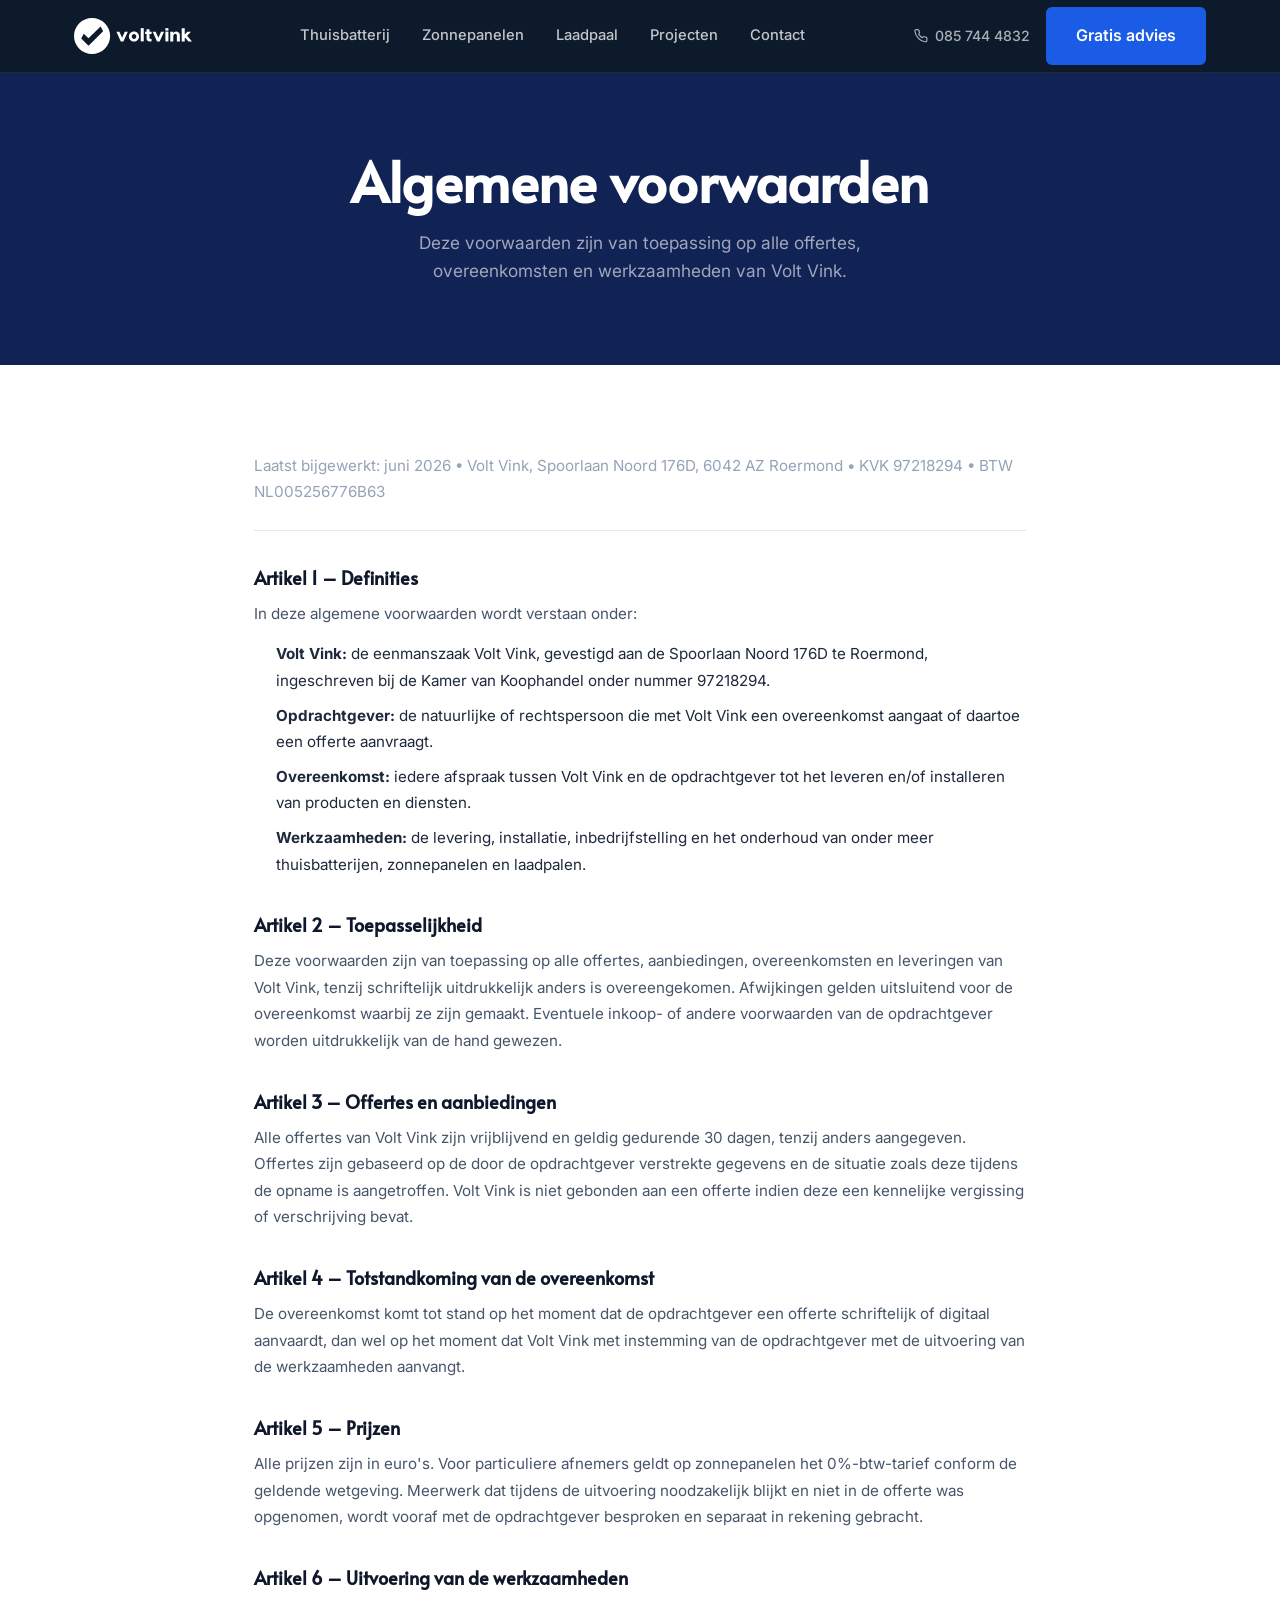
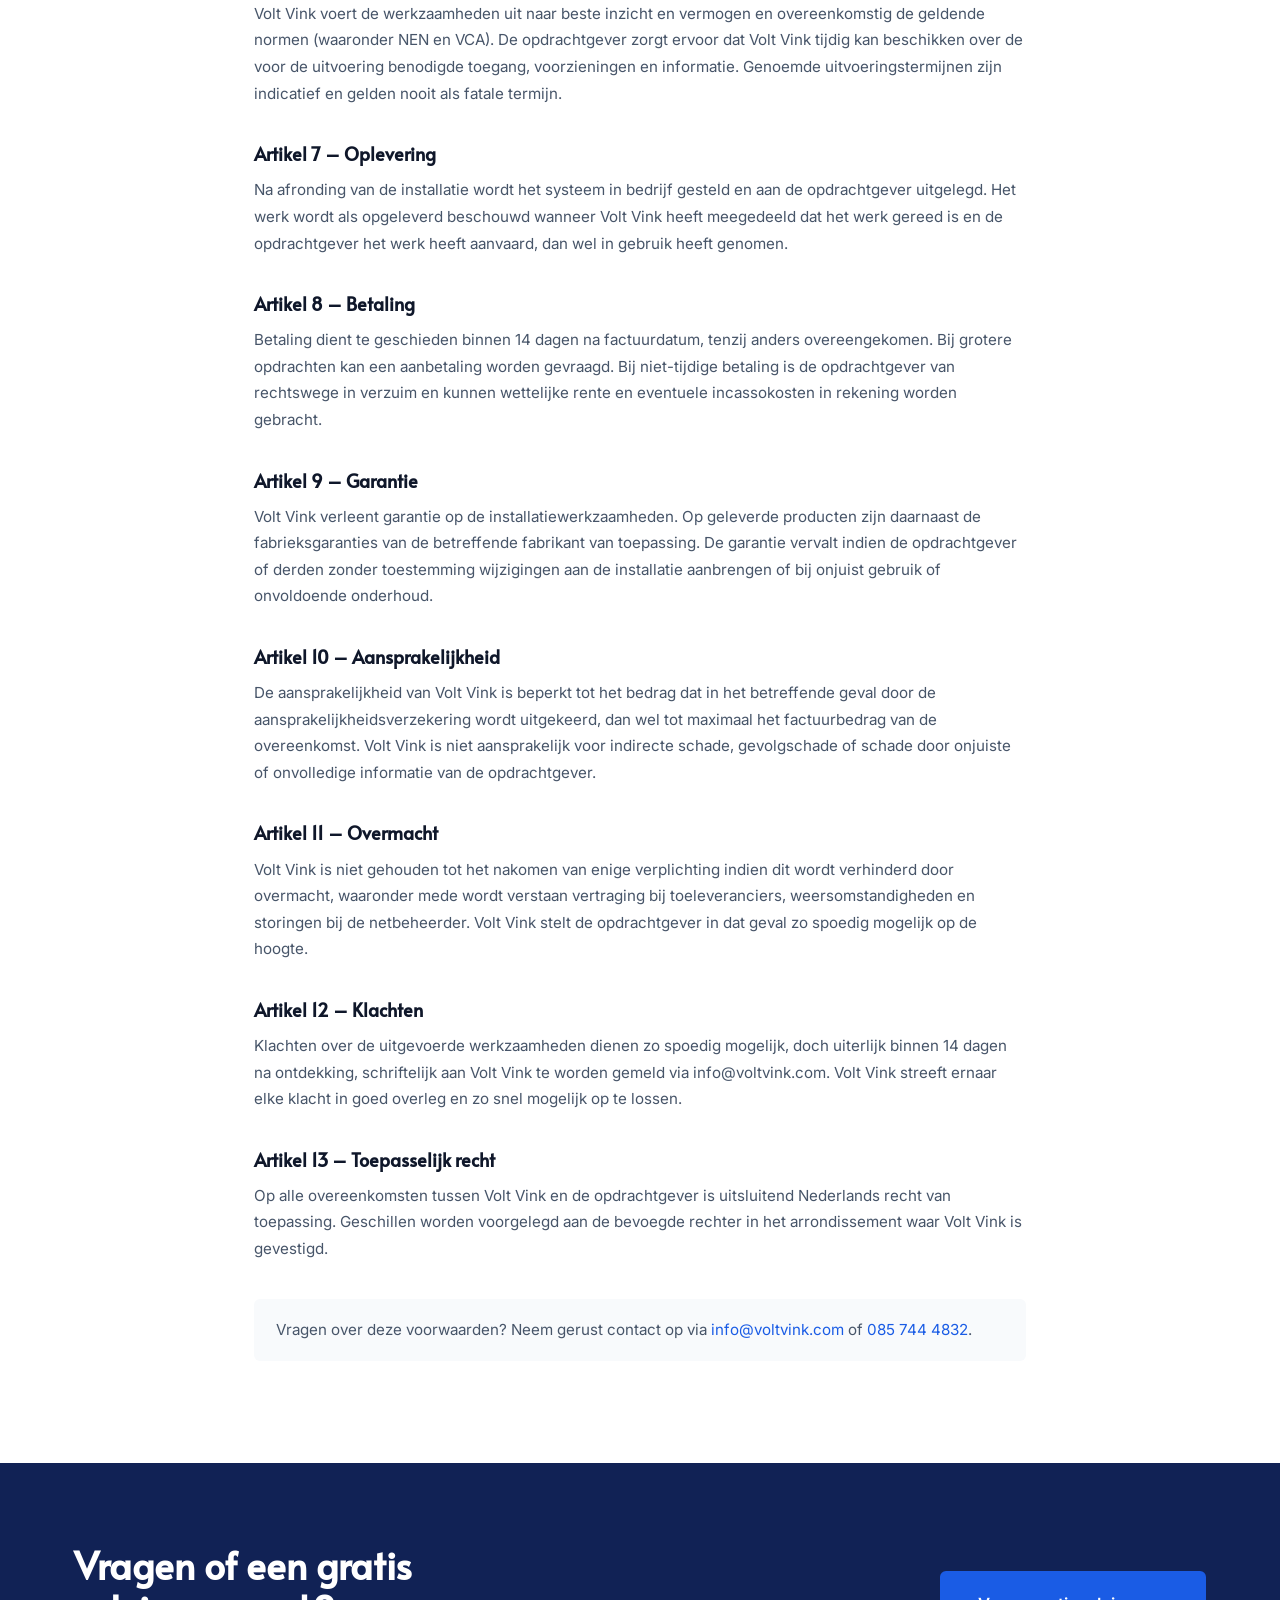
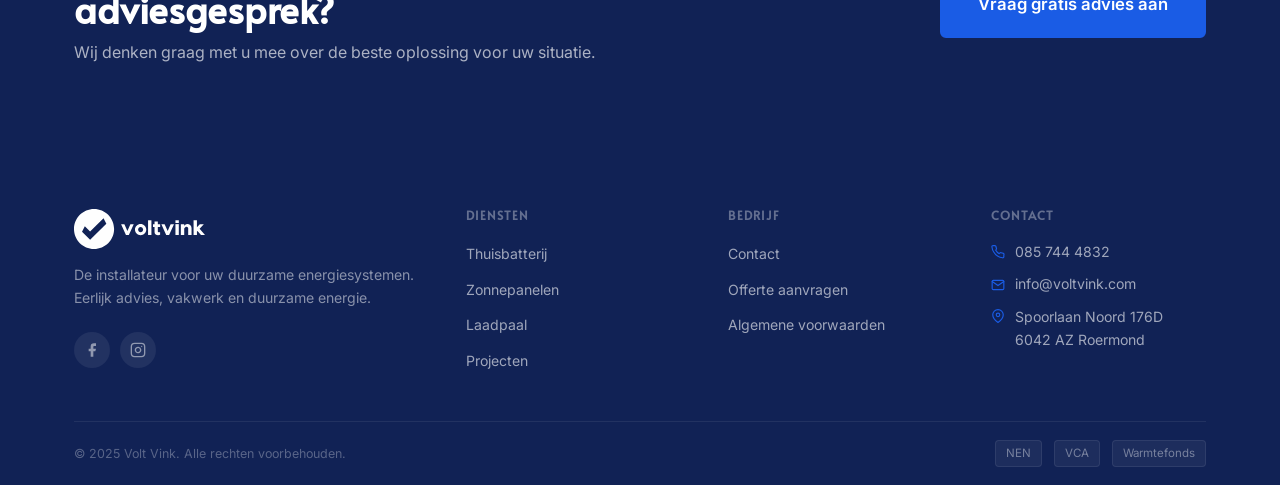
<file: algemene-voorwaarden.html>
<!DOCTYPE html>
<html lang="nl">
<head>
  <meta charset="UTF-8">
  <meta name="viewport" content="width=device-width, initial-scale=1.0">
  <title>Algemene voorwaarden – Volt Vink</title>
  <meta name="description" content="De algemene voorwaarden van Volt Vink — installateur van thuisbatterijen, zonnepanelen en laadpalen in Limburg en Brabant.">
  <meta name="robots" content="noindex, follow">
  <link rel="canonical" href="https://voltvink.com/algemene-voorwaarden.html">
  <link rel="stylesheet" href="css/style.css">
  <link rel="preconnect" href="https://fonts.googleapis.com">
  <link rel="preconnect" href="https://fonts.gstatic.com" crossorigin>
  <link href="https://fonts.googleapis.com/css2?family=Alata&family=Inter:wght@400;500;600;700;800&display=swap" rel="stylesheet">
</head>
<body>

<nav class="nav">
  <div class="container">
    <div class="nav__inner">
      <a href="index.html" class="nav__logo"><img src="images/logo-wit.svg" alt="Volt Vink" height="40"></a>
      <div class="nav__links">
        <a href="thuisbatterij.html">Thuisbatterij</a>
        <a href="zonnepanelen.html">Zonnepanelen</a>
        <a href="laadpaal.html">Laadpaal</a>
        <a href="projecten.html">Projecten</a>
        <a href="contact.php">Contact</a>
      </div>
      <div class="nav__right">
        <a href="tel:+31085744482" class="nav__phone">
          <svg width="14" height="14" viewBox="0 0 24 24" fill="none" stroke="currentColor" stroke-width="2" stroke-linecap="round" stroke-linejoin="round"><path d="M22 16.92v3a2 2 0 0 1-2.18 2 19.79 19.79 0 0 1-8.63-3.07A19.5 19.5 0 0 1 4.69 12a19.79 19.79 0 0 1-3.07-8.67A2 2 0 0 1 3.6 1h3a2 2 0 0 1 2 1.72c.127.96.361 1.903.7 2.81a2 2 0 0 1-.45 2.11L8.09 8.91a16 16 0 0 0 6 6l1.27-1.27a2 2 0 0 1 2.11-.45c.907.339 1.85.573 2.81.7A2 2 0 0 1 22 16.92z"/></svg>
          085 744 4832
        </a>
        <a href="contact.php" class="btn btn--primary">Gratis advies</a>
      </div>
      <button class="nav__hamburger" aria-label="Menu openen" aria-expanded="false"><span></span><span></span><span></span></button>
    </div>
    <div class="nav__mobile" role="menu">
      <a href="thuisbatterij.html">Thuisbatterij</a>
      <a href="zonnepanelen.html">Zonnepanelen</a>
      <a href="laadpaal.html">Laadpaal</a>
      <a href="projecten.html">Projecten</a>
      <a href="contact.php">Contact</a>
      <a href="tel:+31085744482" style="color:var(--amber);border-bottom:none;">085 744 4832</a>
    </div>
  </div>
</nav>

<section class="page-hero">
  <div class="container">
    <h1>Algemene voorwaarden</h1>
    <p>Deze voorwaarden zijn van toepassing op alle offertes, overeenkomsten en werkzaamheden van Volt Vink.</p>
  </div>
</section>

<section class="section">
  <div class="container" style="max-width:820px;">
    <div class="legal">

      <p class="legal__meta">Laatst bijgewerkt: juni 2026 &bull; Volt Vink, Spoorlaan Noord 176D, 6042 AZ Roermond &bull; KVK 97218294 &bull; BTW NL005256776B63</p>

      <h2>Artikel 1 – Definities</h2>
      <p>In deze algemene voorwaarden wordt verstaan onder:</p>
      <ul>
        <li><strong>Volt Vink:</strong> de eenmanszaak Volt Vink, gevestigd aan de Spoorlaan Noord 176D te Roermond, ingeschreven bij de Kamer van Koophandel onder nummer 97218294.</li>
        <li><strong>Opdrachtgever:</strong> de natuurlijke of rechtspersoon die met Volt Vink een overeenkomst aangaat of daartoe een offerte aanvraagt.</li>
        <li><strong>Overeenkomst:</strong> iedere afspraak tussen Volt Vink en de opdrachtgever tot het leveren en/of installeren van producten en diensten.</li>
        <li><strong>Werkzaamheden:</strong> de levering, installatie, inbedrijfstelling en het onderhoud van onder meer thuisbatterijen, zonnepanelen en laadpalen.</li>
      </ul>

      <h2>Artikel 2 – Toepasselijkheid</h2>
      <p>Deze voorwaarden zijn van toepassing op alle offertes, aanbiedingen, overeenkomsten en leveringen van Volt Vink, tenzij schriftelijk uitdrukkelijk anders is overeengekomen. Afwijkingen gelden uitsluitend voor de overeenkomst waarbij ze zijn gemaakt. Eventuele inkoop- of andere voorwaarden van de opdrachtgever worden uitdrukkelijk van de hand gewezen.</p>

      <h2>Artikel 3 – Offertes en aanbiedingen</h2>
      <p>Alle offertes van Volt Vink zijn vrijblijvend en geldig gedurende 30 dagen, tenzij anders aangegeven. Offertes zijn gebaseerd op de door de opdrachtgever verstrekte gegevens en de situatie zoals deze tijdens de opname is aangetroffen. Volt Vink is niet gebonden aan een offerte indien deze een kennelijke vergissing of verschrijving bevat.</p>

      <h2>Artikel 4 – Totstandkoming van de overeenkomst</h2>
      <p>De overeenkomst komt tot stand op het moment dat de opdrachtgever een offerte schriftelijk of digitaal aanvaardt, dan wel op het moment dat Volt Vink met instemming van de opdrachtgever met de uitvoering van de werkzaamheden aanvangt.</p>

      <h2>Artikel 5 – Prijzen</h2>
      <p>Alle prijzen zijn in euro's. Voor particuliere afnemers geldt op zonnepanelen het 0%-btw-tarief conform de geldende wetgeving. Meerwerk dat tijdens de uitvoering noodzakelijk blijkt en niet in de offerte was opgenomen, wordt vooraf met de opdrachtgever besproken en separaat in rekening gebracht.</p>

      <h2>Artikel 6 – Uitvoering van de werkzaamheden</h2>
      <p>Volt Vink voert de werkzaamheden uit naar beste inzicht en vermogen en overeenkomstig de geldende normen (waaronder NEN en VCA). De opdrachtgever zorgt ervoor dat Volt Vink tijdig kan beschikken over de voor de uitvoering benodigde toegang, voorzieningen en informatie. Genoemde uitvoeringstermijnen zijn indicatief en gelden nooit als fatale termijn.</p>

      <h2>Artikel 7 – Oplevering</h2>
      <p>Na afronding van de installatie wordt het systeem in bedrijf gesteld en aan de opdrachtgever uitgelegd. Het werk wordt als opgeleverd beschouwd wanneer Volt Vink heeft meegedeeld dat het werk gereed is en de opdrachtgever het werk heeft aanvaard, dan wel in gebruik heeft genomen.</p>

      <h2>Artikel 8 – Betaling</h2>
      <p>Betaling dient te geschieden binnen 14 dagen na factuurdatum, tenzij anders overeengekomen. Bij grotere opdrachten kan een aanbetaling worden gevraagd. Bij niet-tijdige betaling is de opdrachtgever van rechtswege in verzuim en kunnen wettelijke rente en eventuele incassokosten in rekening worden gebracht.</p>

      <h2>Artikel 9 – Garantie</h2>
      <p>Volt Vink verleent garantie op de installatiewerkzaamheden. Op geleverde producten zijn daarnaast de fabrieksgaranties van de betreffende fabrikant van toepassing. De garantie vervalt indien de opdrachtgever of derden zonder toestemming wijzigingen aan de installatie aanbrengen of bij onjuist gebruik of onvoldoende onderhoud.</p>

      <h2>Artikel 10 – Aansprakelijkheid</h2>
      <p>De aansprakelijkheid van Volt Vink is beperkt tot het bedrag dat in het betreffende geval door de aansprakelijkheidsverzekering wordt uitgekeerd, dan wel tot maximaal het factuurbedrag van de overeenkomst. Volt Vink is niet aansprakelijk voor indirecte schade, gevolgschade of schade door onjuiste of onvolledige informatie van de opdrachtgever.</p>

      <h2>Artikel 11 – Overmacht</h2>
      <p>Volt Vink is niet gehouden tot het nakomen van enige verplichting indien dit wordt verhinderd door overmacht, waaronder mede wordt verstaan vertraging bij toeleveranciers, weersomstandigheden en storingen bij de netbeheerder. Volt Vink stelt de opdrachtgever in dat geval zo spoedig mogelijk op de hoogte.</p>

      <h2>Artikel 12 – Klachten</h2>
      <p>Klachten over de uitgevoerde werkzaamheden dienen zo spoedig mogelijk, doch uiterlijk binnen 14 dagen na ontdekking, schriftelijk aan Volt Vink te worden gemeld via info@voltvink.com. Volt Vink streeft ernaar elke klacht in goed overleg en zo snel mogelijk op te lossen.</p>

      <h2>Artikel 13 – Toepasselijk recht</h2>
      <p>Op alle overeenkomsten tussen Volt Vink en de opdrachtgever is uitsluitend Nederlands recht van toepassing. Geschillen worden voorgelegd aan de bevoegde rechter in het arrondissement waar Volt Vink is gevestigd.</p>

      <p class="legal__contact">Vragen over deze voorwaarden? Neem gerust contact op via <a href="mailto:info@voltvink.com">info@voltvink.com</a> of <a href="tel:+31085744482">085 744 4832</a>.</p>

    </div>
  </div>
</section>

<section class="cta-banner">
  <div class="container">
    <div class="cta-banner__inner">
      <div>
        <h2>Vragen of een gratis adviesgesprek?</h2>
        <p>Wij denken graag met u mee over de beste oplossing voor uw situatie.</p>
      </div>
      <a href="contact.php" class="btn btn--primary btn--lg">Vraag gratis advies aan</a>
    </div>
  </div>
</section>

<footer class="footer">
  <div class="container">
    <div class="footer__grid">
      <div class="footer__brand"><div class="footer__logo"><img src="images/logo-wit.svg" alt="Volt Vink" height="44"></div><p class="footer__tagline">De installateur voor uw duurzame energiesystemen. Eerlijk advies, vakwerk en duurzame energie.</p><div class="footer__social"><a href="#" aria-label="Facebook"><svg width="16" height="16" viewBox="0 0 24 24" fill="currentColor"><path d="M18 2h-3a5 5 0 0 0-5 5v3H7v4h3v8h4v-8h3l1-4h-4V7a1 1 0 0 1 1-1h3z"/></svg></a><a href="#" aria-label="Instagram"><svg width="16" height="16" viewBox="0 0 24 24" fill="none" stroke="currentColor" stroke-width="2" stroke-linecap="round" stroke-linejoin="round"><rect x="2" y="2" width="20" height="20" rx="5"/><path d="M16 11.37A4 4 0 1 1 12.63 8 4 4 0 0 1 16 11.37z"/><line x1="17.5" y1="6.5" x2="17.51" y2="6.5"/></svg></a></div></div>
      <div class="footer__col"><h4>Diensten</h4><ul><li><a href="thuisbatterij.html">Thuisbatterij</a></li><li><a href="zonnepanelen.html">Zonnepanelen</a></li><li><a href="laadpaal.html">Laadpaal</a></li><li><a href="projecten.html">Projecten</a></li></ul></div>
      <div class="footer__col"><h4>Bedrijf</h4><ul><li><a href="contact.php">Contact</a></li><li><a href="contact.php">Offerte aanvragen</a></li><li><a href="algemene-voorwaarden.html">Algemene voorwaarden</a></li></ul></div>
      <div class="footer__col"><h4>Contact</h4><div class="footer__contact-item"><svg width="14" height="14" viewBox="0 0 24 24" fill="none" stroke="currentColor" stroke-width="2" stroke-linecap="round" stroke-linejoin="round"><path d="M22 16.92v3a2 2 0 0 1-2.18 2 19.79 19.79 0 0 1-8.63-3.07A19.5 19.5 0 0 1 4.69 12a19.79 19.79 0 0 1-3.07-8.67A2 2 0 0 1 3.6 1h3a2 2 0 0 1 2 1.72c.127.96.361 1.903.7 2.81a2 2 0 0 1-.45 2.11L8.09 8.91a16 16 0 0 0 6 6l1.27-1.27a2 2 0 0 1 2.11-.45c.907.339 1.85.573 2.81.7A2 2 0 0 1 22 16.92z"/></svg><a href="tel:+31085744482" style="color:rgba(255,255,255,0.6)">085 744 4832</a></div><div class="footer__contact-item"><svg width="14" height="14" viewBox="0 0 24 24" fill="none" stroke="currentColor" stroke-width="2" stroke-linecap="round" stroke-linejoin="round"><path d="M4 4h16c1.1 0 2 .9 2 2v12c0 1.1-.9 2-2 2H4c-1.1 0-2-.9-2-2V6c0-1.1.9-2 2-2z"/><polyline points="22,6 12,13 2,6"/></svg><a href="mailto:info@voltvink.com" style="color:rgba(255,255,255,0.6)">info@voltvink.com</a></div><div class="footer__contact-item" style="align-items:flex-start;"><svg width="14" height="14" viewBox="0 0 24 24" fill="none" stroke="currentColor" stroke-width="2" stroke-linecap="round" stroke-linejoin="round" style="margin-top:3px;flex-shrink:0;"><path d="M21 10c0 7-9 13-9 13s-9-6-9-13a9 9 0 0 1 18 0z"/><circle cx="12" cy="10" r="3"/></svg><span style="color:rgba(255,255,255,0.6)">Spoorlaan Noord 176D<br>6042 AZ Roermond</span></div></div>
    </div>
    <div class="footer__bottom"><span>&copy; 2025 Volt Vink. Alle rechten voorbehouden.</span><div class="footer__certs"><span>NEN</span><span>VCA</span><span>Warmtefonds</span></div></div>
  </div>
</footer>
<script src="js/main.js"></script>
</body>
</html>
</file>
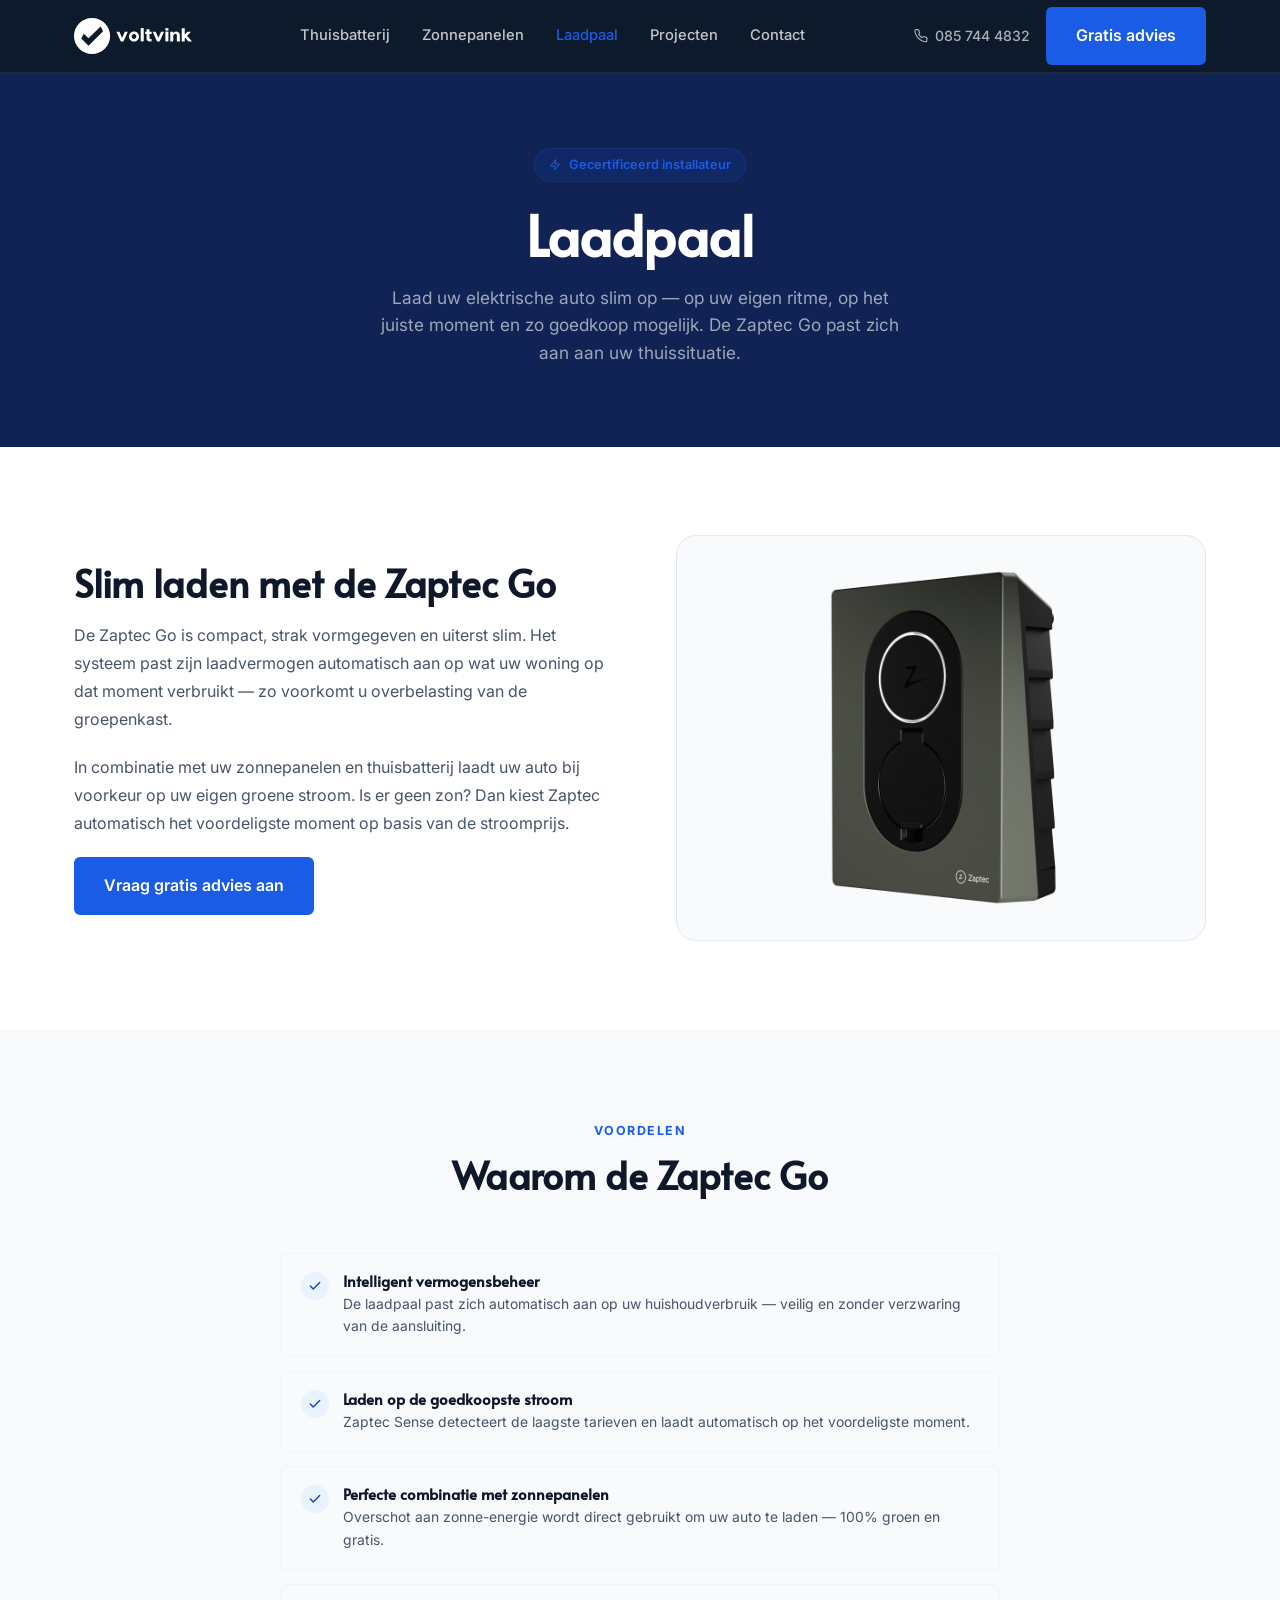
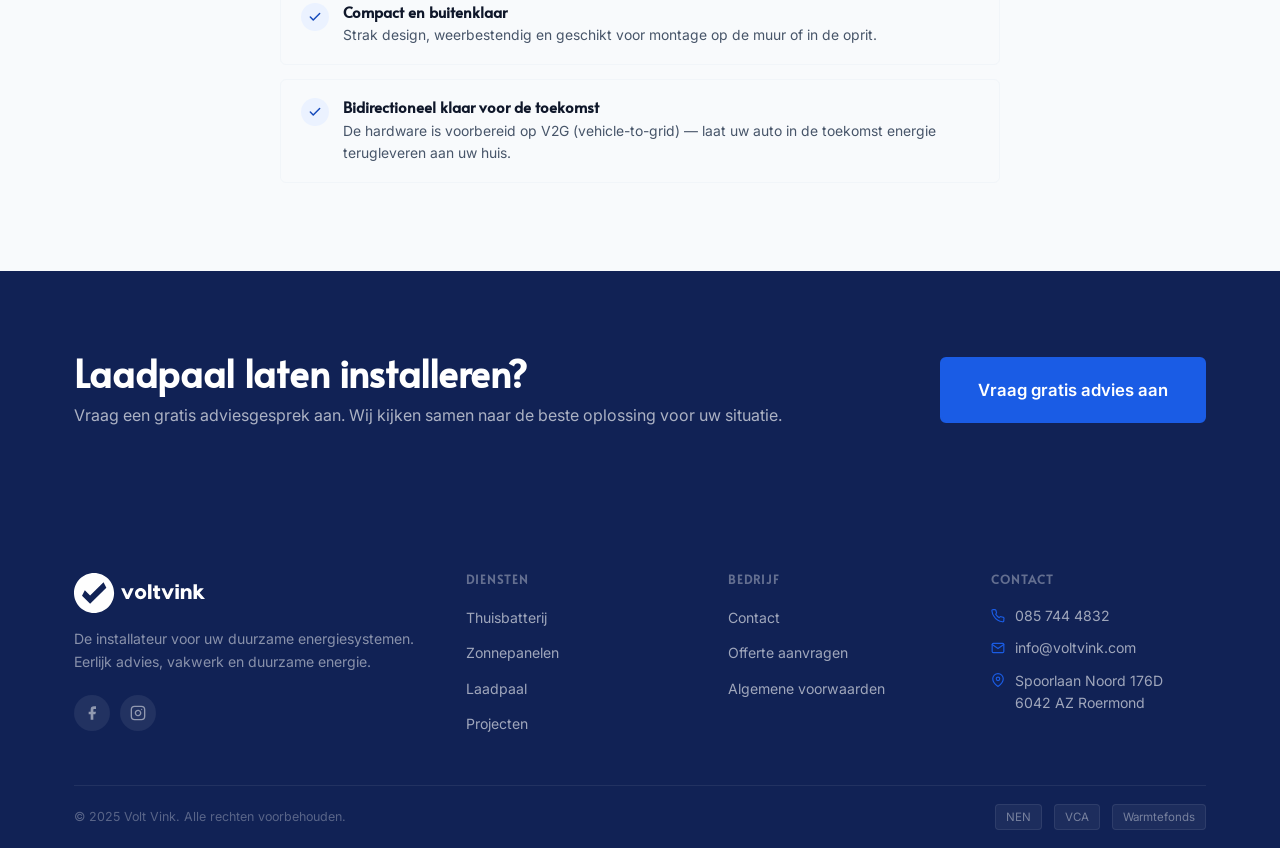
<file: laadpaal.html>
<!DOCTYPE html>
<html lang="nl">
<head>
  <meta charset="UTF-8">
  <meta name="viewport" content="width=device-width, initial-scale=1.0">
  <title>Laadpaal – Volt Vink | Zaptec Go installateur Roermond</title>
  <meta name="description" content="Laadpaal laten installeren door Volt Vink. Zaptec Go: slim laden op uw eigen ritme, afgestemd op zonnepanelen en thuisbatterij. Gratis advies.">
  <link rel="canonical" href="https://voltvink.com/laadpaal.html">
  <link rel="stylesheet" href="css/style.css">
  <link rel="preconnect" href="https://fonts.googleapis.com">
  <link rel="preconnect" href="https://fonts.gstatic.com" crossorigin>
  <link href="https://fonts.googleapis.com/css2?family=Alata&family=Inter:wght@400;500;600;700;800&display=swap" rel="stylesheet">
</head>
<body>

<nav class="nav">
  <div class="container">
    <div class="nav__inner">
      <a href="index.html" class="nav__logo"><img src="images/logo-wit.svg" alt="Volt Vink" height="40"></a>
      <div class="nav__links">
        <a href="thuisbatterij.html">Thuisbatterij</a>
        <a href="zonnepanelen.html">Zonnepanelen</a>
        <a href="laadpaal.html" class="active">Laadpaal</a>
        <a href="projecten.html">Projecten</a>
        <a href="contact.php">Contact</a>
      </div>
      <div class="nav__right">
        <a href="tel:+31085744482" class="nav__phone">
          <svg width="14" height="14" viewBox="0 0 24 24" fill="none" stroke="currentColor" stroke-width="2" stroke-linecap="round" stroke-linejoin="round"><path d="M22 16.92v3a2 2 0 0 1-2.18 2 19.79 19.79 0 0 1-8.63-3.07A19.5 19.5 0 0 1 4.69 12a19.79 19.79 0 0 1-3.07-8.67A2 2 0 0 1 3.6 1h3a2 2 0 0 1 2 1.72c.127.96.361 1.903.7 2.81a2 2 0 0 1-.45 2.11L8.09 8.91a16 16 0 0 0 6 6l1.27-1.27a2 2 0 0 1 2.11-.45c.907.339 1.85.573 2.81.7A2 2 0 0 1 22 16.92z"/></svg>
          085 744 4832
        </a>
        <a href="contact.php" class="btn btn--primary">Gratis advies</a>
      </div>
      <button class="nav__hamburger" aria-label="Menu openen" aria-expanded="false"><span></span><span></span><span></span></button>
    </div>
    <div class="nav__mobile" role="menu">
      <a href="thuisbatterij.html">Thuisbatterij</a>
      <a href="zonnepanelen.html">Zonnepanelen</a>
      <a href="laadpaal.html">Laadpaal</a>
      <a href="projecten.html">Projecten</a>
      <a href="contact.php">Contact</a>
      <a href="tel:+31085744482" style="color:var(--amber);border-bottom:none;">085 744 4832</a>
    </div>
  </div>
</nav>

<section class="page-hero">
  <div class="container">
    <div class="page-hero__label">
      <svg width="12" height="12" viewBox="0 0 24 24" fill="none" stroke="currentColor" stroke-width="2" stroke-linecap="round" stroke-linejoin="round"><polygon points="13 2 3 14 12 14 11 22 21 10 12 10 13 2"/></svg>
      Gecertificeerd installateur
    </div>
    <h1>Laadpaal</h1>
    <p>Laad uw elektrische auto slim op — op uw eigen ritme, op het juiste moment en zo goedkoop mogelijk. De Zaptec Go past zich aan aan uw thuissituatie.</p>
  </div>
</section>

<section class="section">
  <div class="container">
    <div class="content-grid">
      <div class="content-grid__text">
        <h2>Slim laden met de Zaptec Go</h2>
        <p>De Zaptec Go is compact, strak vormgegeven en uiterst slim. Het systeem past zijn laadvermogen automatisch aan op wat uw woning op dat moment verbruikt — zo voorkomt u overbelasting van de groepenkast.</p>
        <p>In combinatie met uw zonnepanelen en thuisbatterij laadt uw auto bij voorkeur op uw eigen groene stroom. Is er geen zon? Dan kiest Zaptec automatisch het voordeligste moment op basis van de stroomprijs.</p>
        <a href="contact.php" class="btn btn--primary">Vraag gratis advies aan</a>
      </div>
      <div class="content-grid__visual" style="background:var(--gray-50);padding:32px;display:flex;align-items:center;justify-content:center;">
        <img src="images/zaptec-go.png" alt="Zaptec Go laadpaal" style="max-width:100%;max-height:340px;object-fit:contain;">
      </div>
    </div>
  </div>
</section>

<section class="section section--gray">
  <div class="container">
    <div class="section__header">
      <span class="label">Voordelen</span>
      <h2>Waarom de Zaptec Go</h2>
    </div>
    <div class="feature-list" style="max-width:720px;margin:0 auto;">
      <div class="feature-item">
        <div class="feature-item__check"><svg width="14" height="14" viewBox="0 0 24 24" fill="none" stroke="currentColor" stroke-width="2.5" stroke-linecap="round" stroke-linejoin="round"><polyline points="20 6 9 17 4 12"/></svg></div>
        <div><h4>Intelligent vermogensbeheer</h4><p>De laadpaal past zich automatisch aan op uw huishoudverbruik — veilig en zonder verzwaring van de aansluiting.</p></div>
      </div>
      <div class="feature-item">
        <div class="feature-item__check"><svg width="14" height="14" viewBox="0 0 24 24" fill="none" stroke="currentColor" stroke-width="2.5" stroke-linecap="round" stroke-linejoin="round"><polyline points="20 6 9 17 4 12"/></svg></div>
        <div><h4>Laden op de goedkoopste stroom</h4><p>Zaptec Sense detecteert de laagste tarieven en laadt automatisch op het voordeligste moment.</p></div>
      </div>
      <div class="feature-item">
        <div class="feature-item__check"><svg width="14" height="14" viewBox="0 0 24 24" fill="none" stroke="currentColor" stroke-width="2.5" stroke-linecap="round" stroke-linejoin="round"><polyline points="20 6 9 17 4 12"/></svg></div>
        <div><h4>Perfecte combinatie met zonnepanelen</h4><p>Overschot aan zonne-energie wordt direct gebruikt om uw auto te laden — 100% groen en gratis.</p></div>
      </div>
      <div class="feature-item">
        <div class="feature-item__check"><svg width="14" height="14" viewBox="0 0 24 24" fill="none" stroke="currentColor" stroke-width="2.5" stroke-linecap="round" stroke-linejoin="round"><polyline points="20 6 9 17 4 12"/></svg></div>
        <div><h4>Compact en buitenklaar</h4><p>Strak design, weerbestendig en geschikt voor montage op de muur of in de oprit.</p></div>
      </div>
      <div class="feature-item">
        <div class="feature-item__check"><svg width="14" height="14" viewBox="0 0 24 24" fill="none" stroke="currentColor" stroke-width="2.5" stroke-linecap="round" stroke-linejoin="round"><polyline points="20 6 9 17 4 12"/></svg></div>
        <div><h4>Bidirectioneel klaar voor de toekomst</h4><p>De hardware is voorbereid op V2G (vehicle-to-grid) — laat uw auto in de toekomst energie terugleveren aan uw huis.</p></div>
      </div>
    </div>
  </div>
</section>

<section class="cta-banner">
  <div class="container">
    <div class="cta-banner__inner">
      <div>
        <h2>Laadpaal laten installeren?</h2>
        <p>Vraag een gratis adviesgesprek aan. Wij kijken samen naar de beste oplossing voor uw situatie.</p>
      </div>
      <a href="contact.php" class="btn btn--primary btn--lg">Vraag gratis advies aan</a>
    </div>
  </div>
</section>

<footer class="footer">
  <div class="container">
    <div class="footer__grid">
      <div class="footer__brand"><div class="footer__logo"><img src="images/logo-wit.svg" alt="Volt Vink" height="44"></div><p class="footer__tagline">De installateur voor uw duurzame energiesystemen. Eerlijk advies, vakwerk en duurzame energie.</p><div class="footer__social"><a href="#" aria-label="Facebook"><svg width="16" height="16" viewBox="0 0 24 24" fill="currentColor"><path d="M18 2h-3a5 5 0 0 0-5 5v3H7v4h3v8h4v-8h3l1-4h-4V7a1 1 0 0 1 1-1h3z"/></svg></a><a href="#" aria-label="Instagram"><svg width="16" height="16" viewBox="0 0 24 24" fill="none" stroke="currentColor" stroke-width="2" stroke-linecap="round" stroke-linejoin="round"><rect x="2" y="2" width="20" height="20" rx="5"/><path d="M16 11.37A4 4 0 1 1 12.63 8 4 4 0 0 1 16 11.37z"/><line x1="17.5" y1="6.5" x2="17.51" y2="6.5"/></svg></a></div></div>
      <div class="footer__col"><h4>Diensten</h4><ul><li><a href="thuisbatterij.html">Thuisbatterij</a></li><li><a href="zonnepanelen.html">Zonnepanelen</a></li><li><a href="laadpaal.html">Laadpaal</a></li><li><a href="projecten.html">Projecten</a></li></ul></div>
      <div class="footer__col"><h4>Bedrijf</h4><ul><li><a href="contact.php">Contact</a></li><li><a href="contact.php">Offerte aanvragen</a></li><li><a href="algemene-voorwaarden.html">Algemene voorwaarden</a></li></ul></div>
      <div class="footer__col"><h4>Contact</h4><div class="footer__contact-item"><svg width="14" height="14" viewBox="0 0 24 24" fill="none" stroke="currentColor" stroke-width="2" stroke-linecap="round" stroke-linejoin="round"><path d="M22 16.92v3a2 2 0 0 1-2.18 2 19.79 19.79 0 0 1-8.63-3.07A19.5 19.5 0 0 1 4.69 12a19.79 19.79 0 0 1-3.07-8.67A2 2 0 0 1 3.6 1h3a2 2 0 0 1 2 1.72c.127.96.361 1.903.7 2.81a2 2 0 0 1-.45 2.11L8.09 8.91a16 16 0 0 0 6 6l1.27-1.27a2 2 0 0 1 2.11-.45c.907.339 1.85.573 2.81.7A2 2 0 0 1 22 16.92z"/></svg><a href="tel:+31085744482" style="color:rgba(255,255,255,0.6)">085 744 4832</a></div><div class="footer__contact-item"><svg width="14" height="14" viewBox="0 0 24 24" fill="none" stroke="currentColor" stroke-width="2" stroke-linecap="round" stroke-linejoin="round"><path d="M4 4h16c1.1 0 2 .9 2 2v12c0 1.1-.9 2-2 2H4c-1.1 0-2-.9-2-2V6c0-1.1.9-2 2-2z"/><polyline points="22,6 12,13 2,6"/></svg><a href="mailto:info@voltvink.com" style="color:rgba(255,255,255,0.6)">info@voltvink.com</a></div><div class="footer__contact-item" style="align-items:flex-start;"><svg width="14" height="14" viewBox="0 0 24 24" fill="none" stroke="currentColor" stroke-width="2" stroke-linecap="round" stroke-linejoin="round" style="margin-top:3px;flex-shrink:0;"><path d="M21 10c0 7-9 13-9 13s-9-6-9-13a9 9 0 0 1 18 0z"/><circle cx="12" cy="10" r="3"/></svg><span style="color:rgba(255,255,255,0.6)">Spoorlaan Noord 176D<br>6042 AZ Roermond</span></div></div>
    </div>
    <div class="footer__bottom"><span>&copy; 2025 Volt Vink. Alle rechten voorbehouden.</span><div class="footer__certs"><span>NEN</span><span>VCA</span><span>Warmtefonds</span></div></div>
  </div>
</footer>
<script src="js/main.js"></script>
</body>
</html>
</file>
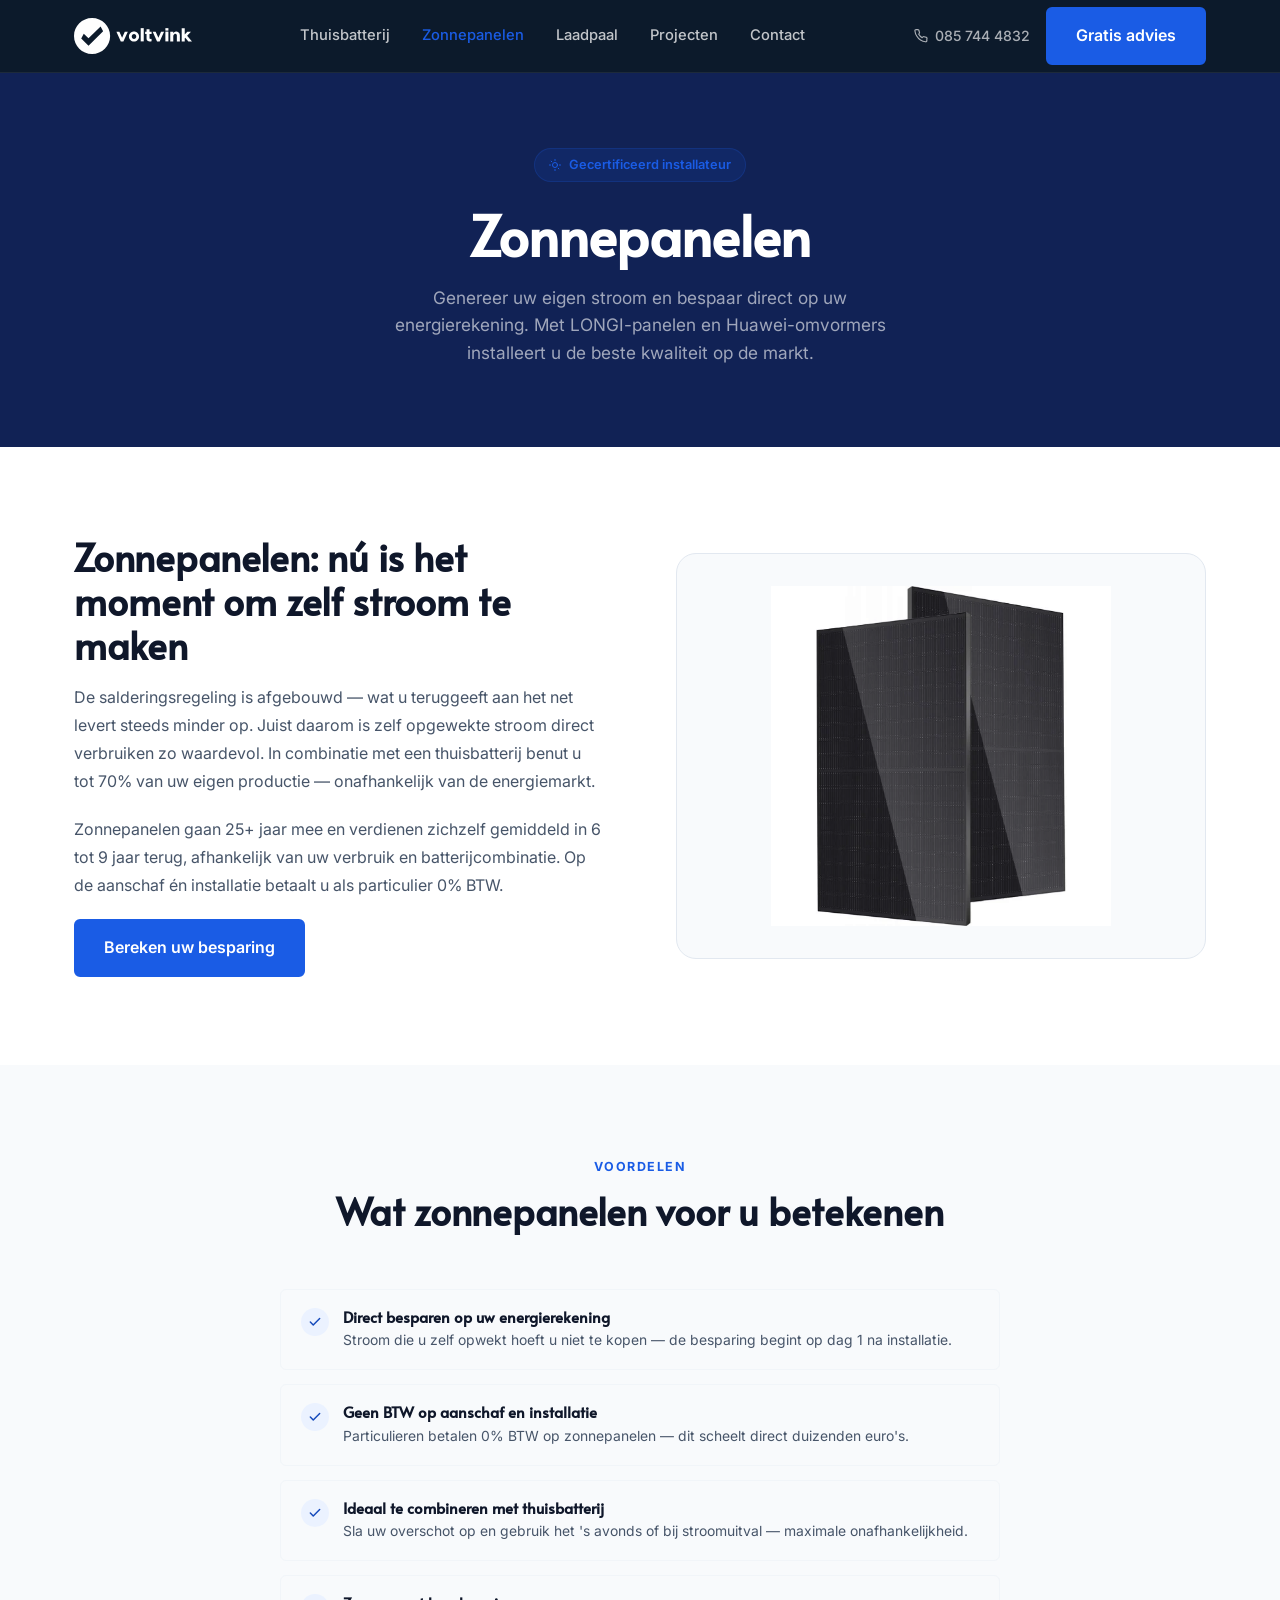
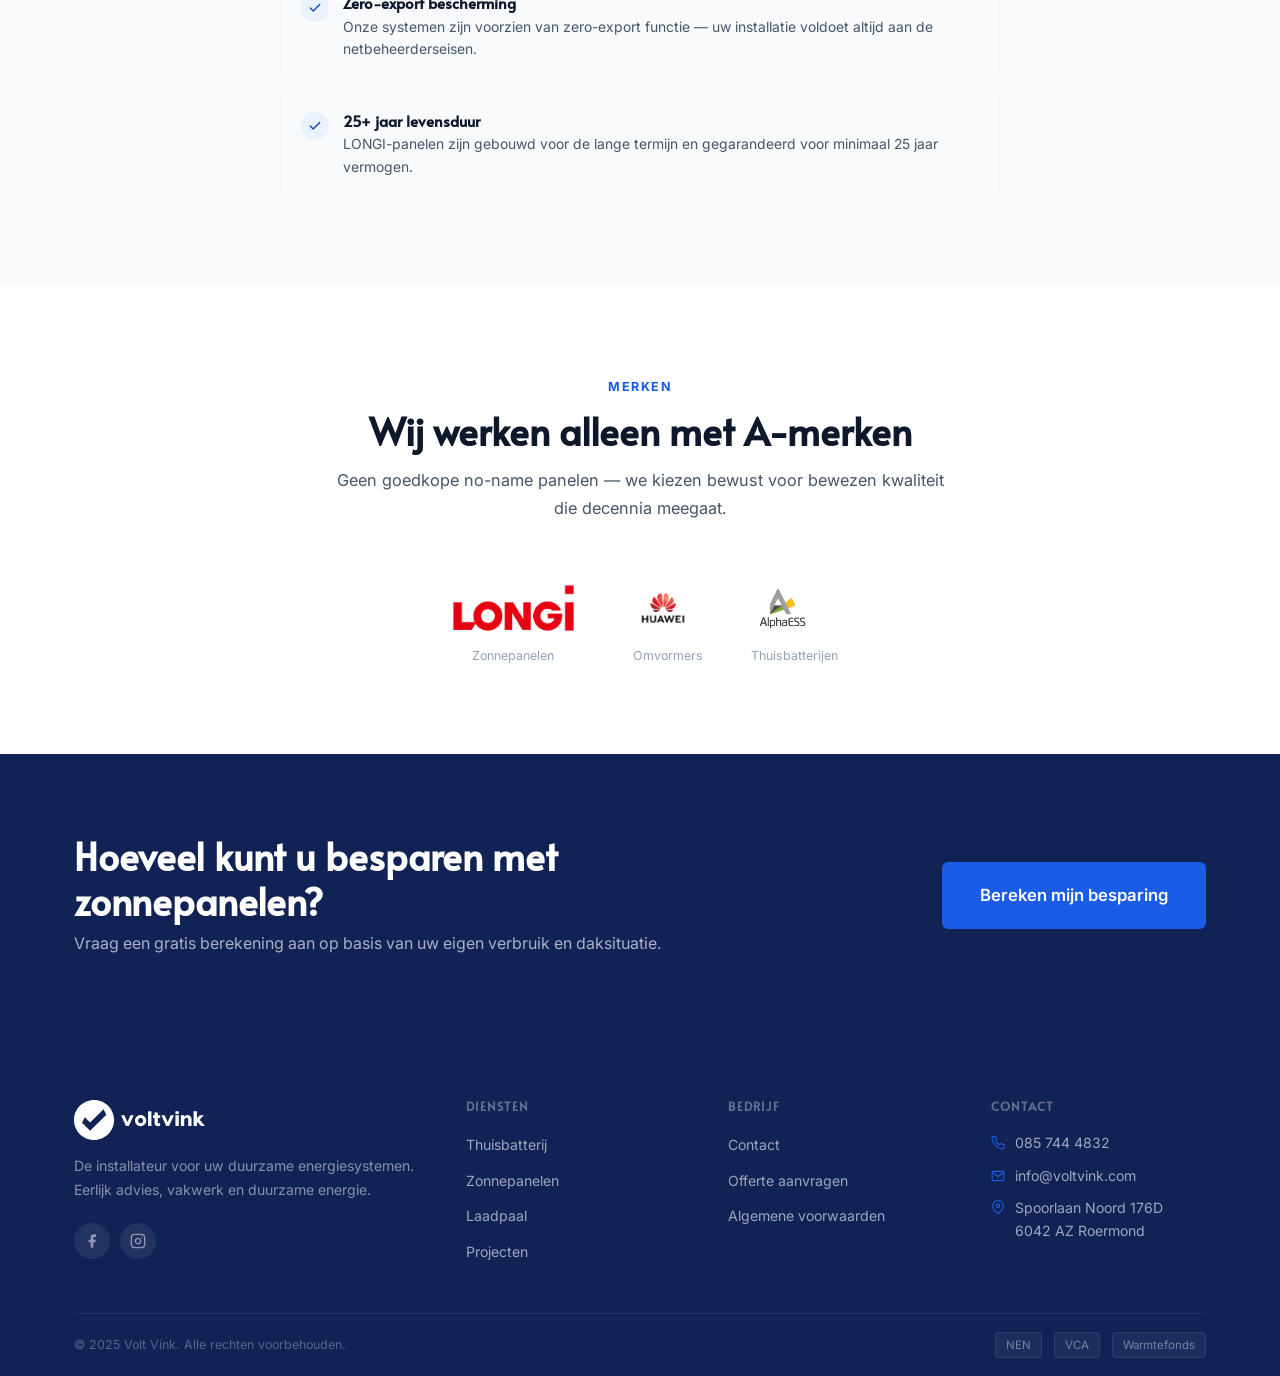
<file: zonnepanelen.html>
<!DOCTYPE html>
<html lang="nl">
<head>
  <meta charset="UTF-8">
  <meta name="viewport" content="width=device-width, initial-scale=1.0">
  <title>Zonnepanelen – Volt Vink | LONGI & Huawei installateur Roermond</title>
  <meta name="description" content="Zonnepanelen laten plaatsen door Volt Vink. Wij installeren LONGI-panelen met Huawei-omvormers. Geen BTW, 5-7 jaar terugverdientijd. Gratis advies.">
  <link rel="canonical" href="https://voltvink.com/zonnepanelen.html">
  <link rel="stylesheet" href="css/style.css">
  <link rel="preconnect" href="https://fonts.googleapis.com">
  <link rel="preconnect" href="https://fonts.gstatic.com" crossorigin>
  <link href="https://fonts.googleapis.com/css2?family=Alata&family=Inter:wght@400;500;600;700;800&display=swap" rel="stylesheet">
</head>
<body>

<nav class="nav">
  <div class="container">
    <div class="nav__inner">
      <a href="index.html" class="nav__logo"><img src="images/logo-wit.svg" alt="Volt Vink" height="40"></a>
      <div class="nav__links">
        <a href="thuisbatterij.html">Thuisbatterij</a>
        <a href="zonnepanelen.html" class="active">Zonnepanelen</a>
        <a href="laadpaal.html">Laadpaal</a>
        <a href="projecten.html">Projecten</a>
        <a href="contact.php">Contact</a>
      </div>
      <div class="nav__right">
        <a href="tel:+31085744482" class="nav__phone">
          <svg width="14" height="14" viewBox="0 0 24 24" fill="none" stroke="currentColor" stroke-width="2" stroke-linecap="round" stroke-linejoin="round"><path d="M22 16.92v3a2 2 0 0 1-2.18 2 19.79 19.79 0 0 1-8.63-3.07A19.5 19.5 0 0 1 4.69 12a19.79 19.79 0 0 1-3.07-8.67A2 2 0 0 1 3.6 1h3a2 2 0 0 1 2 1.72c.127.96.361 1.903.7 2.81a2 2 0 0 1-.45 2.11L8.09 8.91a16 16 0 0 0 6 6l1.27-1.27a2 2 0 0 1 2.11-.45c.907.339 1.85.573 2.81.7A2 2 0 0 1 22 16.92z"/></svg>
          085 744 4832
        </a>
        <a href="contact.php" class="btn btn--primary">Gratis advies</a>
      </div>
      <button class="nav__hamburger" aria-label="Menu openen" aria-expanded="false"><span></span><span></span><span></span></button>
    </div>
    <div class="nav__mobile" role="menu">
      <a href="thuisbatterij.html">Thuisbatterij</a>
      <a href="zonnepanelen.html">Zonnepanelen</a>
      <a href="laadpaal.html">Laadpaal</a>
      <a href="projecten.html">Projecten</a>
      <a href="contact.php">Contact</a>
      <a href="tel:+31085744482" style="color:var(--amber);border-bottom:none;">085 744 4832</a>
    </div>
  </div>
</nav>

<section class="page-hero">
  <div class="container">
    <div class="page-hero__label">
      <svg width="12" height="12" viewBox="0 0 24 24" fill="none" stroke="currentColor" stroke-width="2" stroke-linecap="round" stroke-linejoin="round"><circle cx="12" cy="12" r="5"/><line x1="12" y1="1" x2="12" y2="3"/><line x1="12" y1="21" x2="12" y2="23"/><line x1="4.22" y1="4.22" x2="5.64" y2="5.64"/><line x1="18.36" y1="18.36" x2="19.78" y2="19.78"/><line x1="1" y1="12" x2="3" y2="12"/><line x1="21" y1="12" x2="23" y2="12"/></svg>
      Gecertificeerd installateur
    </div>
    <h1>Zonnepanelen</h1>
    <p>Genereer uw eigen stroom en bespaar direct op uw energierekening. Met LONGI-panelen en Huawei-omvormers installeert u de beste kwaliteit op de markt.</p>
  </div>
</section>

<section class="section">
  <div class="container">
    <div class="content-grid">
      <div class="content-grid__text">
        <h2>Zonnepanelen: nú is het moment om zelf stroom te maken</h2>
        <p>De salderingsregeling is afgebouwd — wat u teruggeeft aan het net levert steeds minder op. Juist daarom is zelf opgewekte stroom direct verbruiken zo waardevol. In combinatie met een thuisbatterij benut u tot 70% van uw eigen productie — onafhankelijk van de energiemarkt.</p>
        <p>Zonnepanelen gaan 25+ jaar mee en verdienen zichzelf gemiddeld in 6 tot 9 jaar terug, afhankelijk van uw verbruik en batterijcombinatie. Op de aanschaf én installatie betaalt u als particulier 0% BTW.</p>
        <a href="contact.php" class="btn btn--primary">Bereken uw besparing</a>
      </div>
      <div class="content-grid__visual" style="background:var(--gray-50);padding:32px;display:flex;align-items:center;justify-content:center;">
        <img src="images/paneel.png" alt="LONGI zonnepaneel" style="max-width:100%;max-height:340px;object-fit:contain;">
      </div>
    </div>
  </div>
</section>

<section class="section section--gray">
  <div class="container">
    <div class="section__header">
      <span class="label">Voordelen</span>
      <h2>Wat zonnepanelen voor u betekenen</h2>
    </div>
    <div class="feature-list" style="max-width:720px;margin:0 auto;">
      <div class="feature-item">
        <div class="feature-item__check"><svg width="14" height="14" viewBox="0 0 24 24" fill="none" stroke="currentColor" stroke-width="2.5" stroke-linecap="round" stroke-linejoin="round"><polyline points="20 6 9 17 4 12"/></svg></div>
        <div><h4>Direct besparen op uw energierekening</h4><p>Stroom die u zelf opwekt hoeft u niet te kopen — de besparing begint op dag 1 na installatie.</p></div>
      </div>
      <div class="feature-item">
        <div class="feature-item__check"><svg width="14" height="14" viewBox="0 0 24 24" fill="none" stroke="currentColor" stroke-width="2.5" stroke-linecap="round" stroke-linejoin="round"><polyline points="20 6 9 17 4 12"/></svg></div>
        <div><h4>Geen BTW op aanschaf en installatie</h4><p>Particulieren betalen 0% BTW op zonnepanelen — dit scheelt direct duizenden euro's.</p></div>
      </div>
      <div class="feature-item">
        <div class="feature-item__check"><svg width="14" height="14" viewBox="0 0 24 24" fill="none" stroke="currentColor" stroke-width="2.5" stroke-linecap="round" stroke-linejoin="round"><polyline points="20 6 9 17 4 12"/></svg></div>
        <div><h4>Ideaal te combineren met thuisbatterij</h4><p>Sla uw overschot op en gebruik het 's avonds of bij stroomuitval — maximale onafhankelijkheid.</p></div>
      </div>
      <div class="feature-item">
        <div class="feature-item__check"><svg width="14" height="14" viewBox="0 0 24 24" fill="none" stroke="currentColor" stroke-width="2.5" stroke-linecap="round" stroke-linejoin="round"><polyline points="20 6 9 17 4 12"/></svg></div>
        <div><h4>Zero-export bescherming</h4><p>Onze systemen zijn voorzien van zero-export functie — uw installatie voldoet altijd aan de netbeheerderseisen.</p></div>
      </div>
      <div class="feature-item">
        <div class="feature-item__check"><svg width="14" height="14" viewBox="0 0 24 24" fill="none" stroke="currentColor" stroke-width="2.5" stroke-linecap="round" stroke-linejoin="round"><polyline points="20 6 9 17 4 12"/></svg></div>
        <div><h4>25+ jaar levensduur</h4><p>LONGI-panelen zijn gebouwd voor de lange termijn en gegarandeerd voor minimaal 25 jaar vermogen.</p></div>
      </div>
    </div>
  </div>
</section>

<section class="section">
  <div class="container">
    <div class="section__header">
      <span class="label">Merken</span>
      <h2>Wij werken alleen met A-merken</h2>
      <p>Geen goedkope no-name panelen — we kiezen bewust voor bewezen kwaliteit die decennia meegaat.</p>
    </div>
    <div style="display:flex;align-items:center;justify-content:center;gap:48px;flex-wrap:wrap;max-width:800px;margin:0 auto;">
      <div style="text-align:center;">
        <img src="images/longi.png" alt="LONGI zonnepanelen" style="height:60px;object-fit:contain;">
        <p style="font-size:0.78rem;color:var(--gray-400);margin-top:8px;">Zonnepanelen</p>
      </div>
      <div style="text-align:center;">
        <img src="images/huawei.png" alt="Huawei omvormers" style="height:60px;object-fit:contain;">
        <p style="font-size:0.78rem;color:var(--gray-400);margin-top:8px;">Omvormers</p>
      </div>
      <div style="text-align:center;">
        <img src="images/alphaess-logo.png" alt="AlphaESS thuisbatterijen" style="height:60px;object-fit:contain;">
        <p style="font-size:0.78rem;color:var(--gray-400);margin-top:8px;">Thuisbatterijen</p>
      </div>
    </div>
  </div>
</section>

<section class="cta-banner">
  <div class="container">
    <div class="cta-banner__inner">
      <div>
        <h2>Hoeveel kunt u besparen met zonnepanelen?</h2>
        <p>Vraag een gratis berekening aan op basis van uw eigen verbruik en daksituatie.</p>
      </div>
      <a href="contact.php" class="btn btn--primary btn--lg">Bereken mijn besparing</a>
    </div>
  </div>
</section>

<footer class="footer">
  <div class="container">
    <div class="footer__grid">
      <div class="footer__brand"><div class="footer__logo"><img src="images/logo-wit.svg" alt="Volt Vink" height="44"></div><p class="footer__tagline">De installateur voor uw duurzame energiesystemen. Eerlijk advies, vakwerk en duurzame energie.</p><div class="footer__social"><a href="#" aria-label="Facebook"><svg width="16" height="16" viewBox="0 0 24 24" fill="currentColor"><path d="M18 2h-3a5 5 0 0 0-5 5v3H7v4h3v8h4v-8h3l1-4h-4V7a1 1 0 0 1 1-1h3z"/></svg></a><a href="#" aria-label="Instagram"><svg width="16" height="16" viewBox="0 0 24 24" fill="none" stroke="currentColor" stroke-width="2" stroke-linecap="round" stroke-linejoin="round"><rect x="2" y="2" width="20" height="20" rx="5"/><path d="M16 11.37A4 4 0 1 1 12.63 8 4 4 0 0 1 16 11.37z"/><line x1="17.5" y1="6.5" x2="17.51" y2="6.5"/></svg></a></div></div>
      <div class="footer__col"><h4>Diensten</h4><ul><li><a href="thuisbatterij.html">Thuisbatterij</a></li><li><a href="zonnepanelen.html">Zonnepanelen</a></li><li><a href="laadpaal.html">Laadpaal</a></li><li><a href="projecten.html">Projecten</a></li></ul></div>
      <div class="footer__col"><h4>Bedrijf</h4><ul><li><a href="contact.php">Contact</a></li><li><a href="contact.php">Offerte aanvragen</a></li><li><a href="algemene-voorwaarden.html">Algemene voorwaarden</a></li></ul></div>
      <div class="footer__col"><h4>Contact</h4><div class="footer__contact-item"><svg width="14" height="14" viewBox="0 0 24 24" fill="none" stroke="currentColor" stroke-width="2" stroke-linecap="round" stroke-linejoin="round"><path d="M22 16.92v3a2 2 0 0 1-2.18 2 19.79 19.79 0 0 1-8.63-3.07A19.5 19.5 0 0 1 4.69 12a19.79 19.79 0 0 1-3.07-8.67A2 2 0 0 1 3.6 1h3a2 2 0 0 1 2 1.72c.127.96.361 1.903.7 2.81a2 2 0 0 1-.45 2.11L8.09 8.91a16 16 0 0 0 6 6l1.27-1.27a2 2 0 0 1 2.11-.45c.907.339 1.85.573 2.81.7A2 2 0 0 1 22 16.92z"/></svg><a href="tel:+31085744482" style="color:rgba(255,255,255,0.6)">085 744 4832</a></div><div class="footer__contact-item"><svg width="14" height="14" viewBox="0 0 24 24" fill="none" stroke="currentColor" stroke-width="2" stroke-linecap="round" stroke-linejoin="round"><path d="M4 4h16c1.1 0 2 .9 2 2v12c0 1.1-.9 2-2 2H4c-1.1 0-2-.9-2-2V6c0-1.1.9-2 2-2z"/><polyline points="22,6 12,13 2,6"/></svg><a href="mailto:info@voltvink.com" style="color:rgba(255,255,255,0.6)">info@voltvink.com</a></div><div class="footer__contact-item" style="align-items:flex-start;"><svg width="14" height="14" viewBox="0 0 24 24" fill="none" stroke="currentColor" stroke-width="2" stroke-linecap="round" stroke-linejoin="round" style="margin-top:3px;flex-shrink:0;"><path d="M21 10c0 7-9 13-9 13s-9-6-9-13a9 9 0 0 1 18 0z"/><circle cx="12" cy="10" r="3"/></svg><span style="color:rgba(255,255,255,0.6)">Spoorlaan Noord 176D<br>6042 AZ Roermond</span></div></div>
    </div>
    <div class="footer__bottom"><span>&copy; 2025 Volt Vink. Alle rechten voorbehouden.</span><div class="footer__certs"><span>NEN</span><span>VCA</span><span>Warmtefonds</span></div></div>
  </div>
</footer>
<script src="js/main.js"></script>
</body>
</html>
</file>
<file: css/style.css>
@import url('https://fonts.googleapis.com/css2?family=Alata&family=Inter:ital,wght@0,400;0,500;0,600;0,700;0,800;1,400&display=swap');

/* ── Variables ─────────────────────────────── */
:root {
  --navy:        #112255;
  --navy-light:  #1a3370;
  --charcoal:    #333B49;
  --amber:       #1A5CE5;
  --amber-dark:  #1449BB;
  --amber-light: #EBF2FF;
  --white:       #FFFFFF;
  --gray-50:     #F8FAFC;
  --gray-100:    #F1F5F9;
  --gray-200:    #E2E8F0;
  --gray-400:    #94A3B8;
  --gray-600:    #475569;
  --gray-800:    #1E293B;
  --text:        #0F172A;
  --radius-sm:   6px;
  --radius:      12px;
  --radius-lg:   20px;
  --shadow-sm:   0 1px 3px rgba(0,0,0,0.06);
  --shadow:      0 4px 20px rgba(0,0,0,0.08);
  --shadow-lg:   0 20px 60px rgba(0,0,0,0.12);
  --transition:  0.2s ease;
}

/* ── Reset ──────────────────────────────────── */
*,*::before,*::after { box-sizing: border-box; margin: 0; padding: 0; }
html { scroll-behavior: smooth; }
body {
  font-family: 'Inter', -apple-system, BlinkMacSystemFont, sans-serif;
  color: var(--text);
  line-height: 1.6;
  background: var(--white);
  -webkit-font-smoothing: antialiased;
}
img { max-width: 100%; display: block; }
a { color: inherit; text-decoration: none; }
ul { list-style: none; }

/* ── Typography ─────────────────────────────── */
h1,h2,h3,h4 { line-height: 1.2; font-weight: 700; font-family: 'Alata', 'Inter', sans-serif; }
h1 { font-size: clamp(2rem, 5vw, 3.4rem); }
h2 { font-size: clamp(1.6rem, 3.5vw, 2.3rem); }
h3 { font-size: clamp(1rem, 2vw, 1.25rem); }
p  { color: var(--gray-600); }

/* ── Layout ─────────────────────────────────── */
.container { max-width: 1180px; margin: 0 auto; padding: 0 24px; }
.section    { padding: 88px 0; }
.section--dark  { background: var(--navy); color: var(--white); }
.section--dark p { color: rgba(255,255,255,0.65); }
.section--gray  { background: var(--gray-50); }

/* ── Buttons ────────────────────────────────── */
.btn {
  display: inline-flex; align-items: center; gap: 8px;
  padding: 14px 28px; border-radius: var(--radius-sm);
  font-weight: 600; font-size: 1rem; cursor: pointer;
  transition: all var(--transition); border: 2px solid transparent;
  white-space: nowrap; font-family: inherit;
}
.btn--primary { background: var(--amber); color: var(--white); border-color: var(--amber); }
.btn--primary:hover { background: var(--amber-dark); border-color: var(--amber-dark); transform: translateY(-1px); }
.btn--outline { background: transparent; color: var(--white); border-color: rgba(255,255,255,0.35); }
.btn--outline:hover { border-color: var(--white); background: rgba(255,255,255,0.08); }
.btn--dark { background: var(--navy); color: var(--white); border-color: var(--navy); }
.btn--dark:hover { background: var(--navy-light); transform: translateY(-1px); }
.btn--ghost { background: transparent; color: var(--navy); border-color: var(--gray-200); }
.btn--ghost:hover { border-color: var(--navy); }
.btn--lg { padding: 18px 36px; font-size: 1.05rem; }
.btn--full { width: 100%; justify-content: center; }

/* ── Navigation ─────────────────────────────── */
.nav {
  position: fixed; top: 0; left: 0; right: 0; z-index: 200;
  background: rgba(13,27,42,0.96);
  backdrop-filter: blur(12px); -webkit-backdrop-filter: blur(12px);
  border-bottom: 1px solid rgba(255,255,255,0.07);
  transition: all var(--transition);
}
.nav--scrolled { box-shadow: 0 2px 20px rgba(0,0,0,0.3); }
.nav__inner {
  display: flex; align-items: center; justify-content: space-between;
  height: 72px; gap: 24px;
}
.nav__logo { display: flex; align-items: center; }
.nav__logo img { height: 40px; width: auto; display: block; padding: 2px 0; }
.nav__links {
  display: flex; align-items: center; gap: 4px; flex: 1; justify-content: center;
}
.nav__links a {
  color: rgba(255,255,255,0.75); font-weight: 500; font-size: 0.92rem;
  padding: 8px 14px; border-radius: var(--radius-sm); transition: all var(--transition);
}
.nav__links a:hover { color: var(--white); background: rgba(255,255,255,0.08); }
.nav__links a.active { color: var(--amber); }
.nav__right { display: flex; align-items: center; gap: 16px; }
.nav__phone {
  display: flex; align-items: center; gap: 7px;
  color: rgba(255,255,255,0.65); font-size: 0.88rem; font-weight: 500;
  transition: color var(--transition); white-space: nowrap;
}
.nav__phone:hover { color: var(--white); }
.nav__hamburger {
  display: none; flex-direction: column; gap: 5px;
  background: none; border: none; cursor: pointer; padding: 8px;
}
.nav__hamburger span {
  display: block; width: 24px; height: 2px;
  background: var(--white); border-radius: 2px; transition: all var(--transition);
}
.nav__mobile {
  display: none; flex-direction: column;
  padding: 12px 24px 24px;
  border-top: 1px solid rgba(255,255,255,0.07); gap: 2px;
}
.nav__mobile.open { display: flex; }
.nav__mobile a {
  color: rgba(255,255,255,0.75); font-weight: 500; font-size: 0.95rem;
  padding: 13px 0; border-bottom: 1px solid rgba(255,255,255,0.06);
  display: flex; justify-content: space-between; align-items: center;
}
.nav__mobile a:last-child { border-bottom: none; }

/* ── Hero ───────────────────────────────────── */
.hero {
  background: var(--navy); padding: 160px 0 100px;
  position: relative; overflow: hidden;
}
.hero::before {
  content: '';
  position: absolute; inset: 0;
  background: linear-gradient(
    135deg,
    rgba(17,34,85,0.92) 0%,
    rgba(17,34,85,0.80) 50%,
    rgba(17,34,85,0.65) 100%
  );
  pointer-events: none;
}
.hero::after {
  content: '';
  position: absolute; inset: 0;
  background: radial-gradient(ellipse 60% 50% at 65% 40%, rgba(26,92,229,0.06) 0%, transparent 60%);
  pointer-events: none;
}
.hero__grid { display: grid; grid-template-columns: 1fr minmax(320px,500px); gap: 56px; align-items: center; position: relative; z-index: 1; }
.hero__label {
  display: inline-flex; align-items: center; gap: 8px;
  background: rgba(26,92,229,0.12); color: var(--amber);
  font-size: 0.82rem; font-weight: 600; padding: 6px 14px;
  border-radius: 100px; margin-bottom: 24px;
  border: 1px solid rgba(26,92,229,0.2);
}
.hero h1 { color: var(--white); margin-bottom: 22px; }
.hero h1 em { font-style: normal; color: var(--amber); }
.hero__sub {
  font-size: 1.1rem; color: rgba(255,255,255,0.6);
  margin-bottom: 40px; line-height: 1.75; max-width: 480px;
}
.hero__actions { display: flex; gap: 14px; flex-wrap: wrap; }
.hero__cards { display: flex; flex-direction: column; gap: 14px; }
.hero__card {
  background: rgba(255,255,255,0.05);
  border: 1px solid rgba(255,255,255,0.09);
  border-radius: var(--radius); padding: 22px 26px;
  backdrop-filter: blur(8px);
  display: flex; align-items: center; gap: 18px;
}
.hero__card-icon {
  width: 48px; height: 48px; min-width: 48px;
  background: rgba(26,92,229,0.12); border-radius: var(--radius-sm);
  display: flex; align-items: center; justify-content: center; color: var(--amber);
}
.hero__card-text strong { display: block; font-size: 1.5rem; color: var(--white); font-weight: 800; line-height: 1; margin-bottom: 4px; }
.hero__card-text span { font-size: 0.85rem; color: rgba(255,255,255,0.55); }
.hero__card-row { display: grid; grid-template-columns: 1fr 1fr; gap: 14px; }
.hero__card-row .hero__card { flex-direction: column; align-items: flex-start; gap: 12px; }
.hero__card-row .hero__card-text strong { font-size: 1.2rem; }

/* ── Trust bar ──────────────────────────────── */
.trust-bar { background: var(--white); border-bottom: 1px solid var(--gray-200); padding: 16px 0; }
.trust-bar__inner {
  display: flex; align-items: center; justify-content: center;
  gap: 36px; flex-wrap: wrap;
}
.trust-bar__inner img { height: 44px; width: 120px; object-fit: contain; }
.trust-bar__item {
  display: flex; align-items: center; gap: 9px;
  color: var(--gray-800); font-weight: 600; font-size: 0.88rem;
}
.trust-bar__item svg { color: var(--amber); flex-shrink: 0; }

/* ── Section header ─────────────────────────── */
.section__header { text-align: center; max-width: 620px; margin: 0 auto 56px; }
.section__header .label {
  display: inline-block; color: var(--amber);
  font-size: 0.78rem; font-weight: 700;
  letter-spacing: 1.5px; text-transform: uppercase; margin-bottom: 12px;
}
.section__header h2 { margin-bottom: 14px; }
.section--dark .section__header h2 { color: var(--white); }
.section__header p { font-size: 1.02rem; line-height: 1.7; }

/* ── USPs ───────────────────────────────────── */
.usps-grid { display: grid; grid-template-columns: repeat(3, 1fr); gap: 32px; }
.usp {
  display: flex; gap: 18px; align-items: flex-start;
  padding: 28px; background: var(--white); border-radius: var(--radius);
  border: 1px solid var(--gray-200); transition: all 0.3s ease;
}
.usp:hover { box-shadow: var(--shadow); transform: translateY(-2px); border-color: transparent; }
.usp__icon {
  width: 50px; height: 50px; min-width: 50px;
  background: var(--amber-light); border-radius: var(--radius-sm);
  display: flex; align-items: center; justify-content: center; color: var(--amber-dark);
}
.usp h3 { margin-bottom: 6px; font-size: 1rem; }
.usp p { font-size: 0.88rem; }

/* ── Services ───────────────────────────────── */
.services-grid { display: grid; grid-template-columns: repeat(2, 1fr); gap: 24px; }
.service-card {
  background: var(--white); border: 1px solid var(--gray-200);
  border-radius: var(--radius); padding: 36px 32px;
  transition: all 0.3s ease; position: relative; overflow: hidden;
  display: flex; flex-direction: column;
}
.service-card::after {
  content: ''; position: absolute; bottom: 0; left: 0; right: 0; height: 3px;
  background: var(--amber); transform: scaleX(0); transform-origin: left;
  transition: transform 0.3s ease;
}
.service-card:hover { box-shadow: var(--shadow-lg); transform: translateY(-4px); border-color: transparent; }
.service-card:hover::after { transform: scaleX(1); }
.service-card__icon {
  width: 56px; height: 56px; background: var(--amber-light);
  border-radius: var(--radius-sm); display: flex; align-items: center;
  justify-content: center; margin-bottom: 22px; color: var(--amber-dark);
}
.service-card h3 { margin-bottom: 12px; }
.service-card p { font-size: 0.93rem; margin-bottom: 24px; flex: 1; line-height: 1.65; }
.service-card__link {
  display: inline-flex; align-items: center; gap: 6px;
  color: var(--amber-dark); font-weight: 600; font-size: 0.88rem;
  transition: gap var(--transition);
}
.service-card__link:hover { gap: 10px; }

/* ── Process ────────────────────────────────── */
.process-grid {
  display: grid; grid-template-columns: repeat(4, 1fr);
  gap: 32px; position: relative;
}
.process-grid::before {
  content: ''; position: absolute; top: 27px;
  left: calc(12.5% + 27px); right: calc(12.5% + 27px);
  height: 2px; background: linear-gradient(90deg, var(--amber), rgba(26,92,229,0.2));
}
.process-step { text-align: center; }
.process-step__num {
  width: 54px; height: 54px; background: var(--amber); color: var(--navy);
  border-radius: 50%; display: flex; align-items: center; justify-content: center;
  font-weight: 800; font-size: 1.1rem; margin: 0 auto 18px; position: relative; z-index: 1;
}
.section--dark .process-step__num { background: var(--amber); color: var(--navy); }
.process-step h3 { margin-bottom: 8px; font-size: 0.95rem; }
.section--dark .process-step h3 { color: var(--white); }
.process-step p { font-size: 0.85rem; }

/* ── Reviews ────────────────────────────────── */
.reviews-score {
  display: flex; align-items: center; justify-content: center; gap: 24px;
  background: var(--amber-light); border-radius: var(--radius); padding: 24px 32px;
  margin-bottom: 40px;
}
.reviews-score__num { font-size: 3rem; font-weight: 800; color: var(--amber-dark); line-height: 1; }
.reviews-score__stars { display: flex; gap: 4px; color: var(--amber); margin-bottom: 6px; }
.reviews-score__label { font-size: 0.9rem; color: var(--gray-600); }
.reviews-score__divider { width: 1px; height: 60px; background: var(--gray-200); }
.reviews-grid { display: grid; grid-template-columns: repeat(3, 1fr); gap: 20px; }
.review-card {
  background: var(--white); border: 1px solid var(--gray-200);
  border-radius: var(--radius); padding: 26px; transition: box-shadow 0.3s ease;
}
.review-card:hover { box-shadow: var(--shadow); }
.review-card__stars { display: flex; gap: 3px; margin-bottom: 12px; color: var(--amber); }
.review-card__text { font-size: 0.9rem; color: var(--gray-600); line-height: 1.65; margin-bottom: 18px; }
.review-card__author { display: flex; align-items: center; gap: 12px; }
.review-card__avatar {
  width: 38px; height: 38px; background: var(--navy); border-radius: 50%;
  display: flex; align-items: center; justify-content: center;
  color: var(--white); font-weight: 700; font-size: 0.8rem;
}
.review-card__name { font-weight: 600; font-size: 0.88rem; color: var(--text); }
.review-card__source { font-size: 0.78rem; color: var(--gray-400); }

/* ── CTA banner ─────────────────────────────── */
.cta-banner { background: var(--navy); padding: 80px 0; }
.cta-banner__inner {
  display: flex; align-items: center; justify-content: space-between; gap: 32px;
}
.cta-banner h2 { color: var(--white); max-width: 520px; }
.cta-banner p { color: rgba(255,255,255,0.65); margin-top: 8px; }

/* ── Page hero ──────────────────────────────── */
.page-hero {
  background: var(--navy); padding: 148px 0 80px; text-align: center;
}
.page-hero__label {
  display: inline-flex; align-items: center; gap: 8px;
  background: rgba(26,92,229,0.12); color: var(--amber);
  font-size: 0.8rem; font-weight: 600; padding: 6px 14px;
  border-radius: 100px; margin-bottom: 20px;
  border: 1px solid rgba(26,92,229,0.2);
}
.page-hero h1 { color: var(--white); margin-bottom: 16px; }
.page-hero p { color: rgba(255,255,255,0.6); font-size: 1.08rem; max-width: 540px; margin: 0 auto; }

/* ── Content grid ───────────────────────────── */
.content-grid { display: grid; grid-template-columns: 1fr 1fr; gap: 72px; align-items: center; }
.content-grid--reverse .content-grid__text { order: 2; }
.content-grid--reverse .content-grid__visual { order: 1; }
.content-grid__text h2 { margin-bottom: 16px; }
.content-grid__text p { margin-bottom: 20px; font-size: 1rem; line-height: 1.75; }
.content-grid__visual {
  background: var(--gray-50); border-radius: var(--radius-lg);
  padding: 40px; border: 1px solid var(--gray-200); min-height: 320px;
  display: flex; align-items: center; justify-content: center;
}
.visual-icon {
  display: flex; flex-direction: column; align-items: center; gap: 16px;
  text-align: center;
}
.visual-icon__circle {
  width: 120px; height: 120px; border-radius: 50%;
  background: var(--amber-light); display: flex; align-items: center;
  justify-content: center; color: var(--amber-dark);
}
.visual-icon__label { font-weight: 600; color: var(--gray-600); font-size: 0.9rem; }

/* ── Feature list ───────────────────────────── */
.feature-list { display: flex; flex-direction: column; gap: 14px; }
.feature-item {
  display: flex; align-items: flex-start; gap: 14px;
  padding: 18px 20px; background: var(--gray-50); border-radius: var(--radius-sm);
  border: 1px solid var(--gray-100);
}
.feature-item__check {
  width: 28px; height: 28px; min-width: 28px; background: var(--amber-light);
  border-radius: 50%; display: flex; align-items: center; justify-content: center;
  color: var(--amber-dark);
}
.feature-item h4 { font-size: 0.95rem; margin-bottom: 3px; }
.feature-item p { font-size: 0.87rem; margin: 0; }

/* ── Specs table ────────────────────────────── */
.specs { display: flex; flex-direction: column; gap: 0; border: 1px solid var(--gray-200); border-radius: var(--radius); overflow: hidden; }
.specs__row {
  display: flex; justify-content: space-between; align-items: center;
  padding: 14px 20px; border-bottom: 1px solid var(--gray-200);
}
.specs__row:last-child { border-bottom: none; }
.specs__row:nth-child(even) { background: var(--gray-50); }
.specs__label { font-size: 0.88rem; color: var(--gray-600); }
.specs__value { font-size: 0.88rem; font-weight: 600; color: var(--text); }

/* ── Contact ────────────────────────────────── */
.contact-grid { display: grid; grid-template-columns: 5fr 7fr; gap: 64px; align-items: start; }
.contact-info { position: sticky; top: 100px; }
.contact-info h2 { margin-bottom: 14px; }
.contact-info > p { font-size: 1rem; margin-bottom: 32px; line-height: 1.7; }
.contact-info__items { display: flex; flex-direction: column; gap: 18px; margin-bottom: 32px; }
.contact-info__item { display: flex; gap: 14px; align-items: flex-start; }
.contact-info__icon {
  width: 44px; height: 44px; min-width: 44px; background: var(--amber-light);
  border-radius: var(--radius-sm); display: flex; align-items: center; justify-content: center;
  color: var(--amber-dark);
}
.contact-info__text strong { display: block; font-size: 0.78rem; color: var(--gray-400); font-weight: 600; text-transform: uppercase; letter-spacing: 0.5px; margin-bottom: 3px; }
.contact-info__text a, .contact-info__text span { color: var(--text); font-weight: 500; font-size: 0.95rem; }
.contact-info__text a:hover { color: var(--amber-dark); }
.contact-certs { display: flex; flex-wrap: wrap; gap: 10px; }
.cert-badge {
  display: flex; align-items: center; gap: 6px;
  background: var(--gray-50); border: 1px solid var(--gray-200);
  border-radius: var(--radius-sm); padding: 6px 12px;
  font-size: 0.78rem; font-weight: 600; color: var(--gray-800);
}

/* ── Form ───────────────────────────────────── */
.form {
  background: var(--white); border: 1px solid var(--gray-200);
  border-radius: var(--radius-lg); padding: 40px;
  box-shadow: var(--shadow-lg);
}
.form__header { margin-bottom: 28px; padding-bottom: 24px; border-bottom: 1px solid var(--gray-100); }
.form__header h3 { font-size: 1.3rem; margin-bottom: 6px; }
.form__header p { font-size: 0.9rem; }
.form__row { display: grid; grid-template-columns: 1fr 1fr; gap: 16px; margin-bottom: 16px; }
.form__group { display: flex; flex-direction: column; gap: 6px; margin-bottom: 16px; min-width: 0; }
.form__group:last-child { margin-bottom: 0; }
.form__group label { font-size: 0.82rem; font-weight: 600; color: var(--gray-800); }
.form__group input,
.form__group select,
.form__group textarea {
  padding: 12px 16px; border: 1.5px solid var(--gray-200);
  border-radius: var(--radius-sm); font-family: inherit; font-size: 0.93rem;
  color: var(--text); background: var(--white); transition: border-color var(--transition);
  -webkit-appearance: none; appearance: none;
}
.form__group input:focus,
.form__group select:focus,
.form__group textarea:focus {
  outline: none; border-color: var(--amber);
  box-shadow: 0 0 0 3px rgba(26,92,229,0.1);
}
.form__group textarea { resize: vertical; min-height: 100px; }
.form__group select { background-image: url("data:image/svg+xml,%3Csvg xmlns='http://www.w3.org/2000/svg' width='16' height='16' viewBox='0 0 24 24' fill='none' stroke='%2394A3B8' stroke-width='2' stroke-linecap='round' stroke-linejoin='round'%3E%3Cpolyline points='6 9 12 15 18 9'%3E%3C/polyline%3E%3C/svg%3E"); background-repeat: no-repeat; background-position: right 12px center; padding-right: 40px; }
.interest-grid { display: grid; grid-template-columns: 1fr 1fr; gap: 10px; }
.interest-option { position: relative; }
.interest-option input[type="checkbox"] { position: absolute; opacity: 0; width: 0; height: 0; }
.interest-option label {
  display: flex; align-items: center; gap: 10px;
  padding: 12px 14px; border: 1.5px solid var(--gray-200);
  border-radius: var(--radius-sm); cursor: pointer;
  transition: all var(--transition); font-size: 0.88rem;
  font-weight: 500; color: var(--gray-800);
}
.interest-option label:hover { border-color: var(--amber); background: var(--amber-light); }
.interest-option input:checked + label { border-color: var(--amber); background: var(--amber-light); color: var(--amber-dark); }
.interest-option__icon { color: var(--gray-400); flex-shrink: 0; transition: color var(--transition); }
.interest-option input:checked + label .interest-option__icon { color: var(--amber-dark); }
.form__privacy {
  display: flex; align-items: flex-start; gap: 10px;
  font-size: 0.82rem; color: var(--gray-600); cursor: pointer; margin-bottom: 20px;
}
.form__privacy input { margin-top: 2px; accent-color: var(--amber); flex-shrink: 0; }
.form__alert {
  padding: 14px 18px; border-radius: var(--radius-sm);
  font-size: 0.88rem; font-weight: 500; display: none;
}
.form__alert--success { background: #ECFDF5; border: 1px solid #6EE7B7; color: #065F46; }
.form__alert--error   { background: #FEF2F2; border: 1px solid #FCA5A5; color: #991B1B; }

/* ── Legal / Algemene voorwaarden ───────────── */
.legal { color: var(--gray-800); line-height: 1.75; }
.legal__meta { font-size: 0.82rem; color: var(--gray-400); padding-bottom: 24px; margin-bottom: 8px; border-bottom: 1px solid var(--gray-200); }
.legal h2 { font-size: 1.15rem; margin: 36px 0 12px; color: var(--text); }
.legal p { margin-bottom: 14px; font-size: 0.95rem; }
.legal ul { margin: 0 0 16px; padding-left: 22px; }
.legal li { margin-bottom: 8px; font-size: 0.95rem; }
.legal a { color: var(--amber); }
.legal__contact { margin-top: 36px; padding: 18px 22px; background: var(--gray-50); border-radius: var(--radius-sm); font-size: 0.92rem; }

/* ── Footer ─────────────────────────────────── */
.footer { background: var(--navy); color: var(--white); padding-top: 64px; }
.footer__grid {
  display: grid; grid-template-columns: 1.6fr 1fr 1fr 1fr;
  gap: 48px; padding-bottom: 48px;
  border-bottom: 1px solid rgba(255,255,255,0.07);
}
.footer__logo { margin-bottom: 14px; }
.footer__logo img { height: 40px; width: auto; }
.footer__tagline { color: rgba(255,255,255,0.5); font-size: 0.88rem; line-height: 1.65; margin-bottom: 22px; }
.footer__social { display: flex; gap: 10px; }
.footer__social a {
  width: 36px; height: 36px; background: rgba(255,255,255,0.07); border-radius: 50%;
  display: flex; align-items: center; justify-content: center;
  color: rgba(255,255,255,0.5); transition: all var(--transition);
}
.footer__social a:hover { background: var(--amber); color: var(--navy); }
.footer__col h4 {
  font-size: 0.72rem; font-weight: 700; letter-spacing: 1px; text-transform: uppercase;
  color: rgba(255,255,255,0.35); margin-bottom: 18px;
}
.footer__col ul { display: flex; flex-direction: column; gap: 10px; }
.footer__col a { color: rgba(255,255,255,0.6); font-size: 0.88rem; transition: color var(--transition); }
.footer__col a:hover { color: var(--white); }
.footer__contact-item {
  display: flex; gap: 10px; align-items: center;
  color: rgba(255,255,255,0.6); font-size: 0.88rem; margin-bottom: 10px;
}
.footer__contact-item svg { color: var(--amber); flex-shrink: 0; }
.footer__bottom {
  display: flex; align-items: center; justify-content: space-between;
  padding: 18px 0; font-size: 0.78rem; color: rgba(255,255,255,0.3);
  flex-wrap: wrap; gap: 8px;
}
.footer__certs { display: flex; gap: 12px; align-items: center; flex-wrap: wrap; }
.footer__certs span {
  background: rgba(255,255,255,0.05); border: 1px solid rgba(255,255,255,0.08);
  border-radius: 4px; padding: 3px 10px; font-size: 0.72rem; color: rgba(255,255,255,0.4);
}

/* ── Responsive ─────────────────────────────── */
@media (max-width: 1024px) {
  .hero__grid      { grid-template-columns: 1fr; gap: 48px; }
  .hero__cards     { display: grid; grid-template-columns: 1fr; }
  .hero__card-row  { display: grid; grid-template-columns: 1fr 1fr; gap: 14px; }
  .usps-grid       { grid-template-columns: 1fr 1fr; }
  .process-grid    { grid-template-columns: 1fr 1fr; }
  .process-grid::before { display: none; }
  .reviews-grid    { grid-template-columns: 1fr 1fr; }
  .footer__grid    { grid-template-columns: 1fr 1fr; }
  .contact-grid    { grid-template-columns: 1fr; gap: 40px; }
  .contact-info    { position: static; }
  .content-grid    { grid-template-columns: 1fr; gap: 48px; }
}
@media (max-width: 768px) {
  .section { padding: 60px 0; }
  .hero { padding: 120px 0 72px; }
  .nav__links, .nav__phone, .nav__right .btn { display: none; }
  .nav__hamburger { display: flex; }
  .hero__actions { flex-direction: column; align-items: flex-start; }
  .hero__card-row  { grid-template-columns: 1fr; }
  .usps-grid       { grid-template-columns: 1fr; }
  .services-grid   { grid-template-columns: 1fr; }
  .reviews-grid    { grid-template-columns: 1fr; }
  .cta-banner__inner { flex-direction: column; text-align: center; }
  .form { padding: 24px 20px; }
  .form__row       { grid-template-columns: 1fr; }
  .interest-grid   { grid-template-columns: 1fr; }
  .footer__grid    { grid-template-columns: 1fr; gap: 28px; }
  .footer__bottom  { flex-direction: column; text-align: center; }
  .reviews-score   { flex-direction: column; text-align: center; }
  .reviews-score__divider { width: 60px; height: 1px; }
}
</file>
